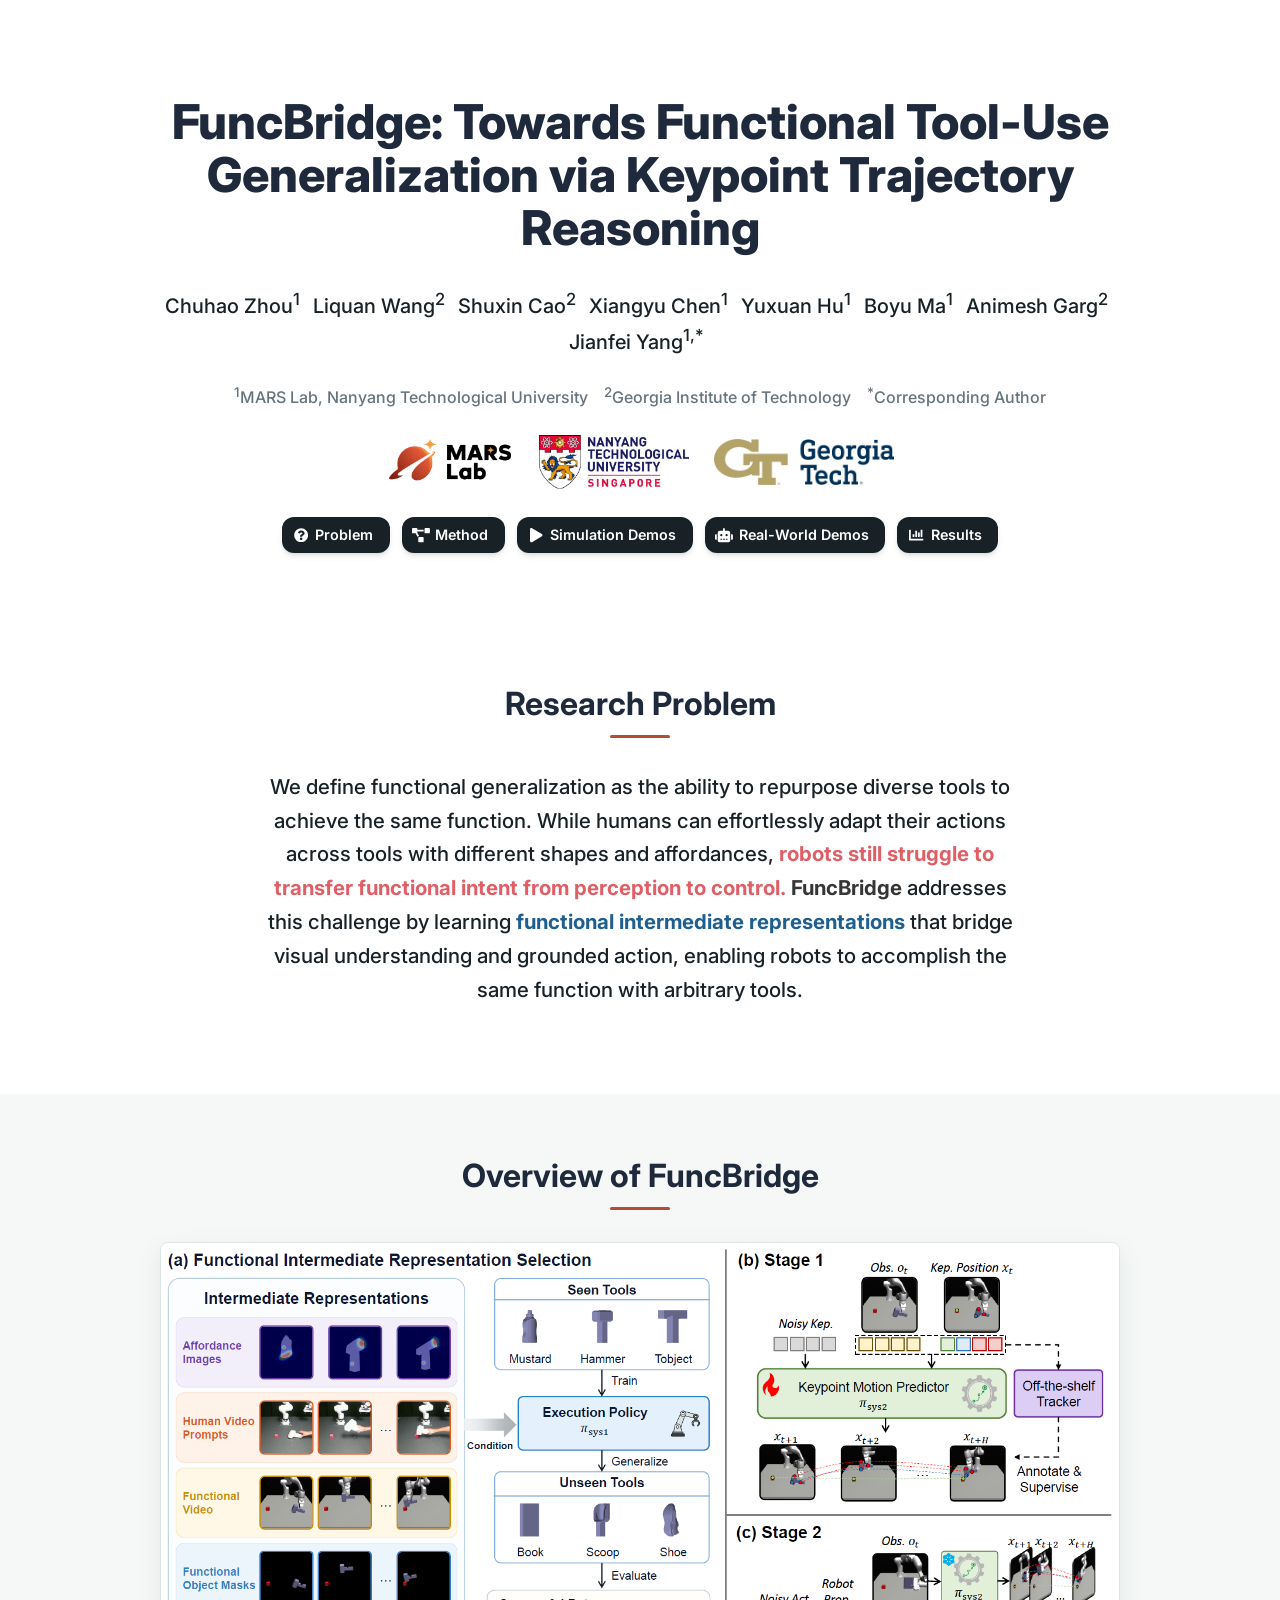
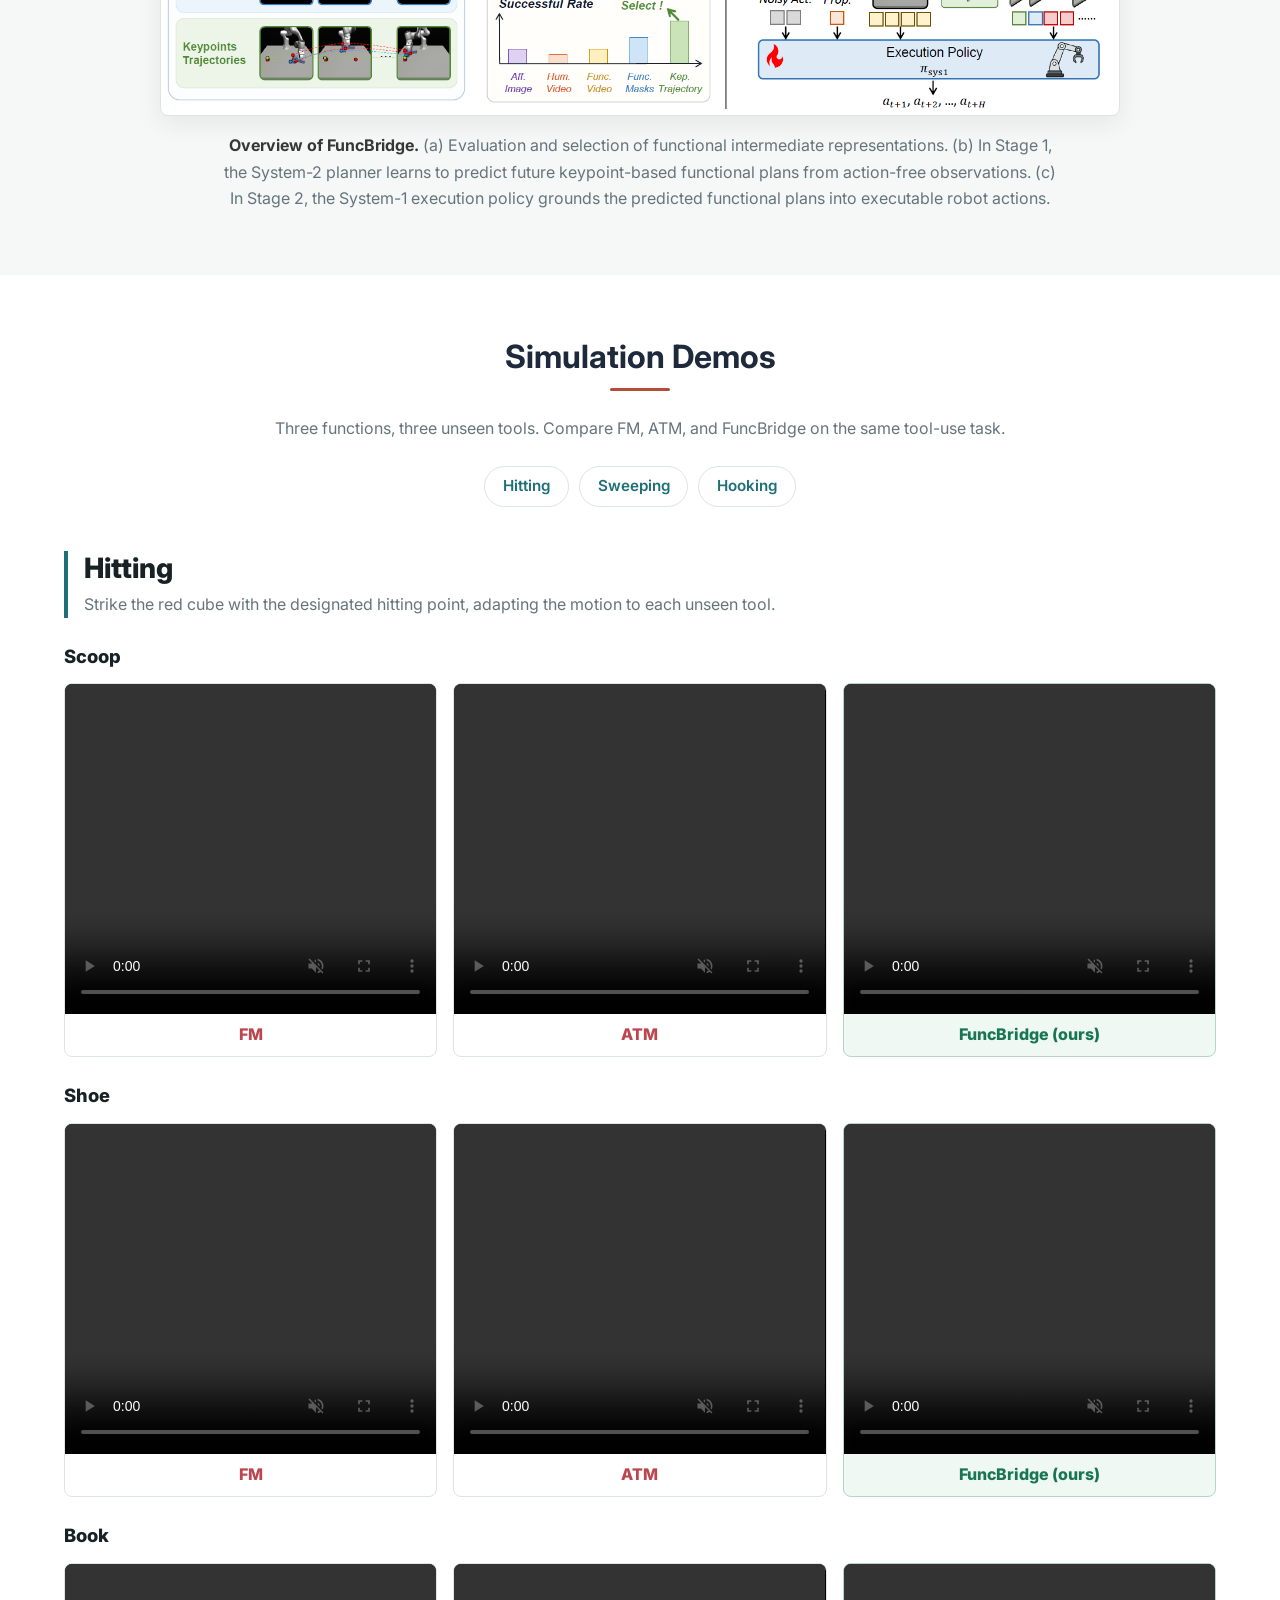
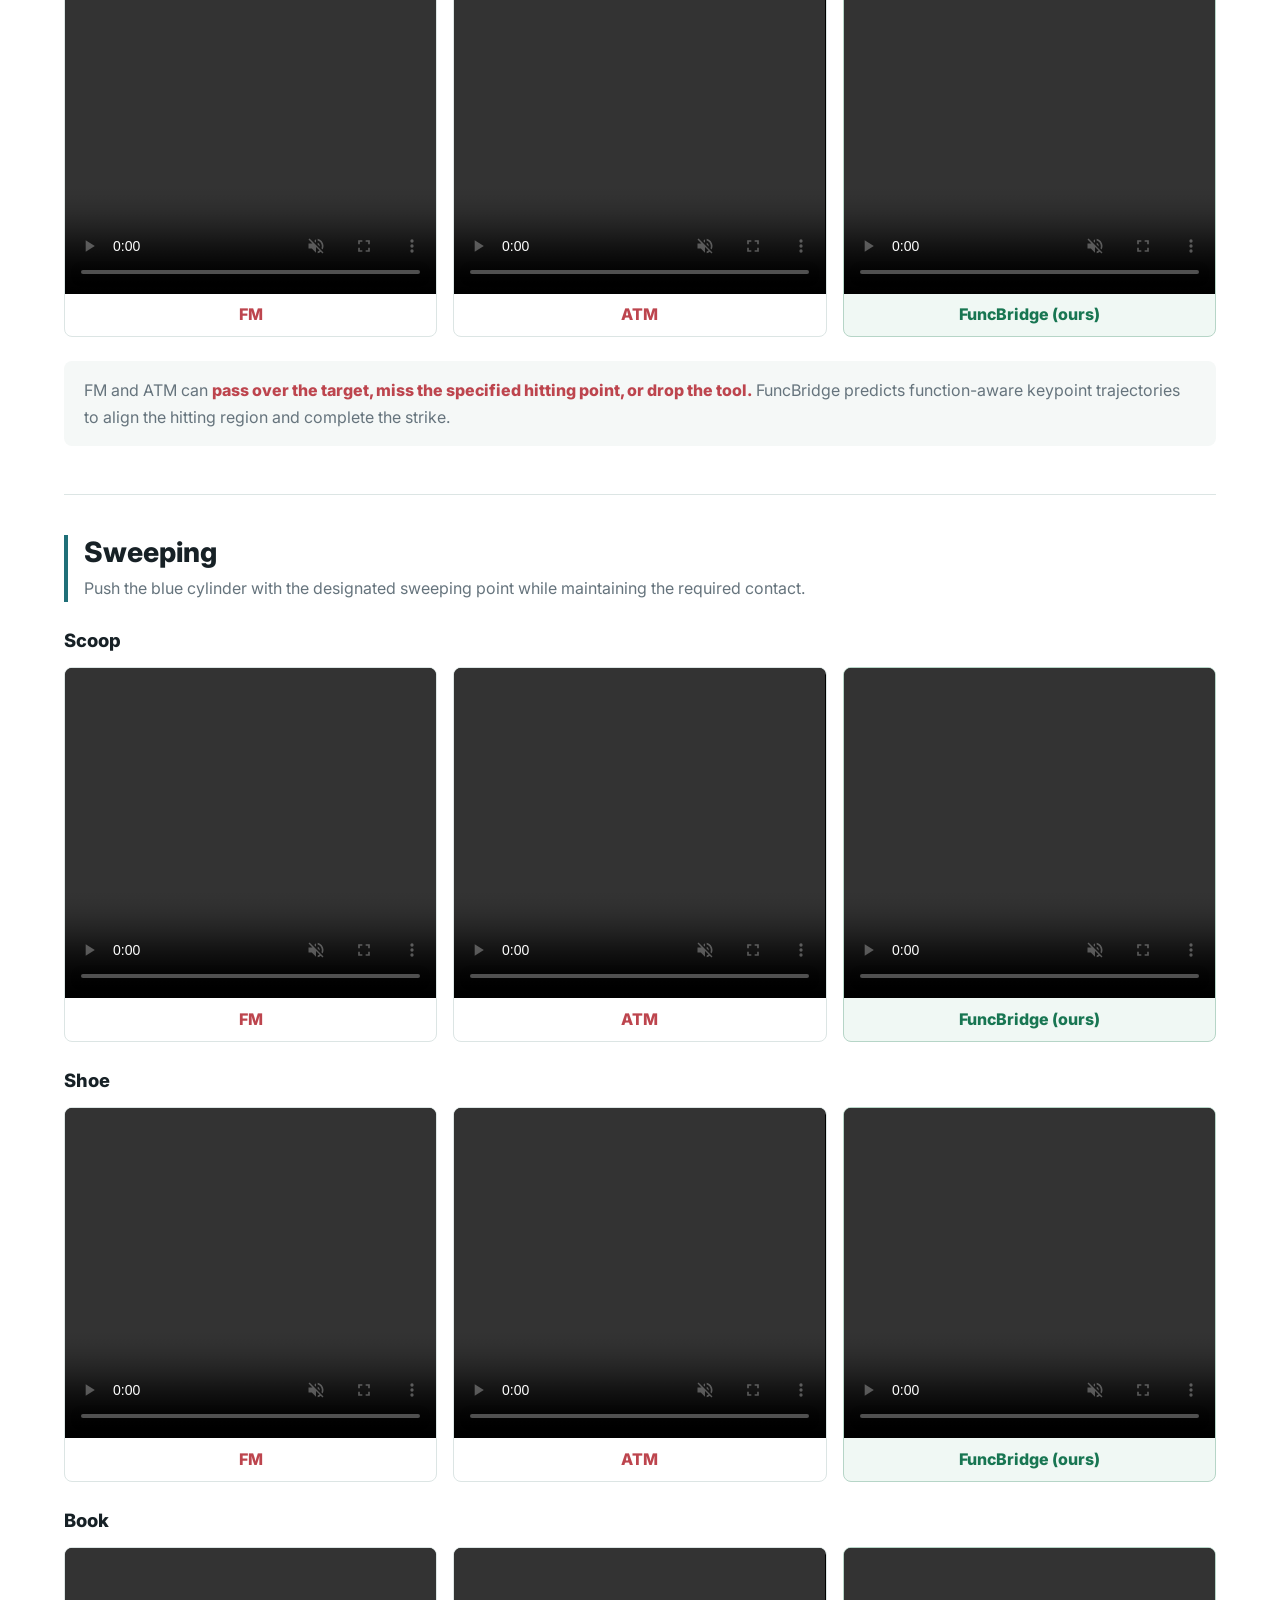
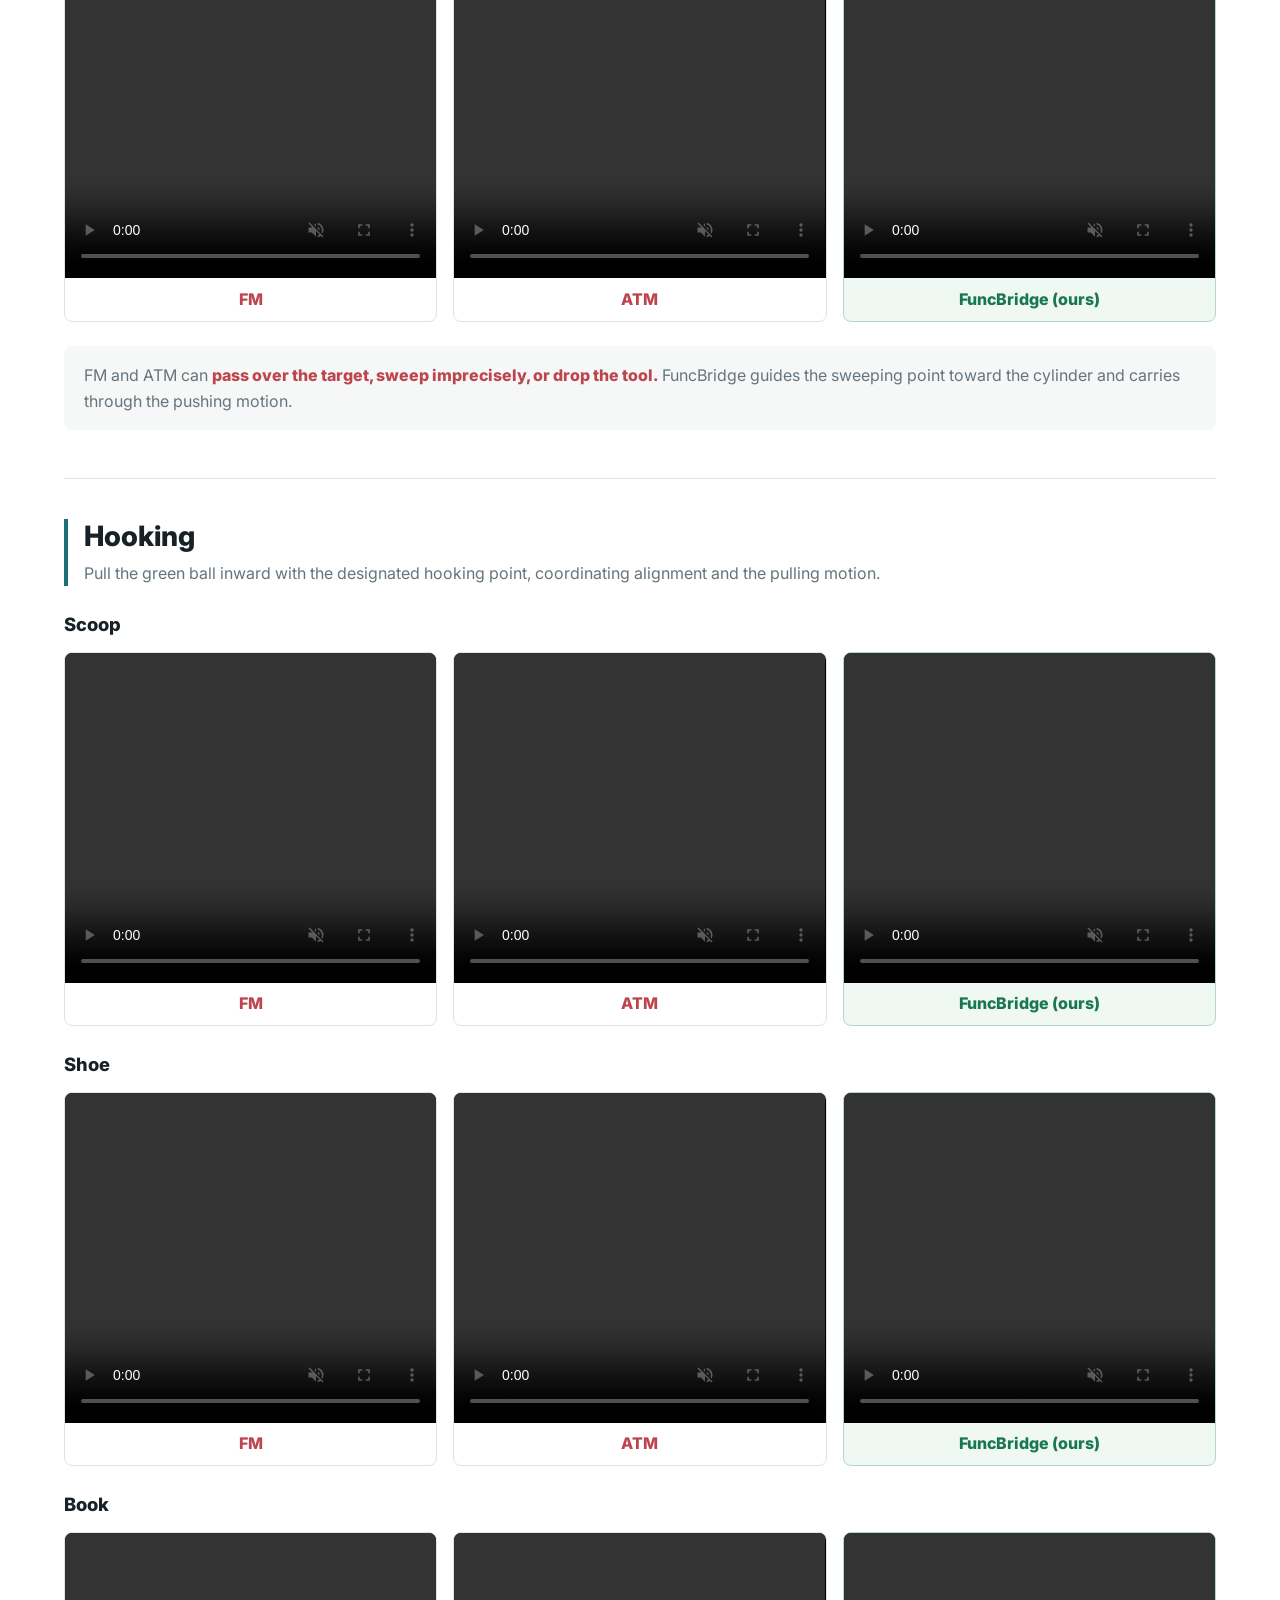
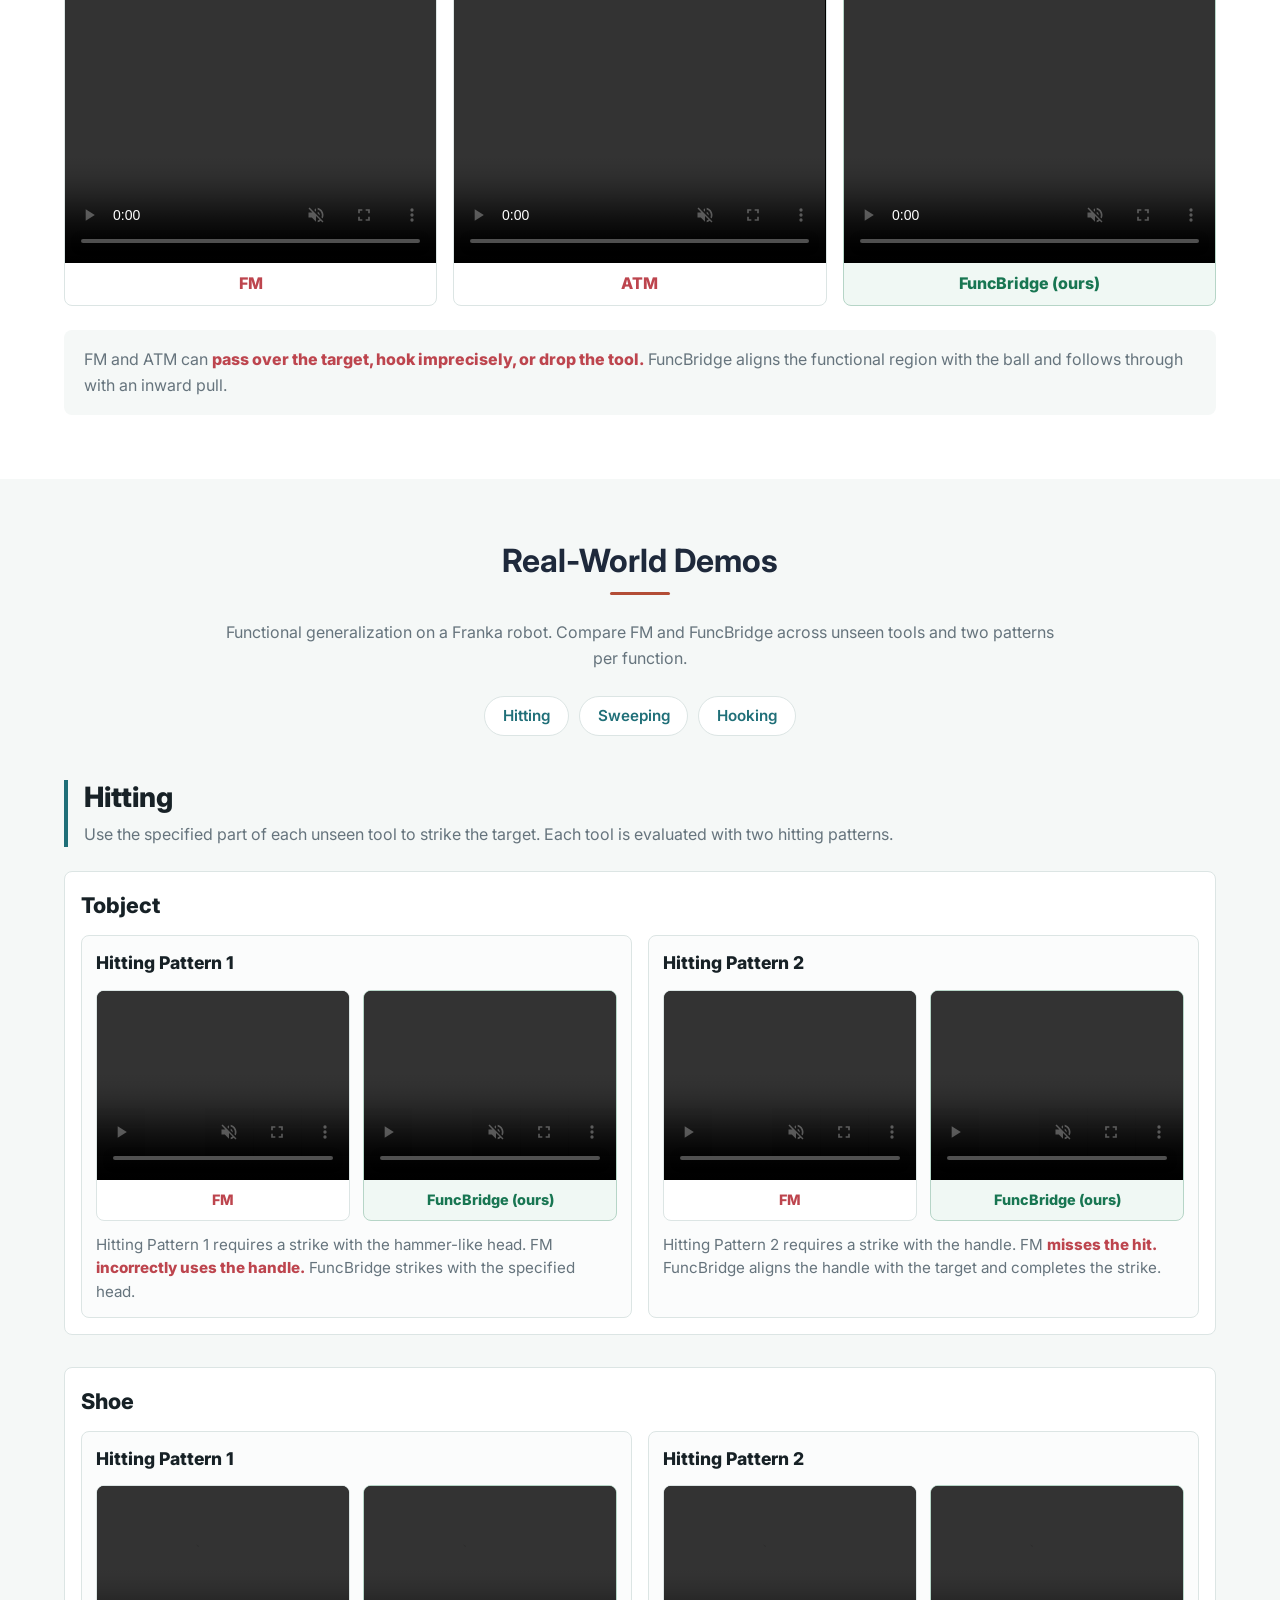
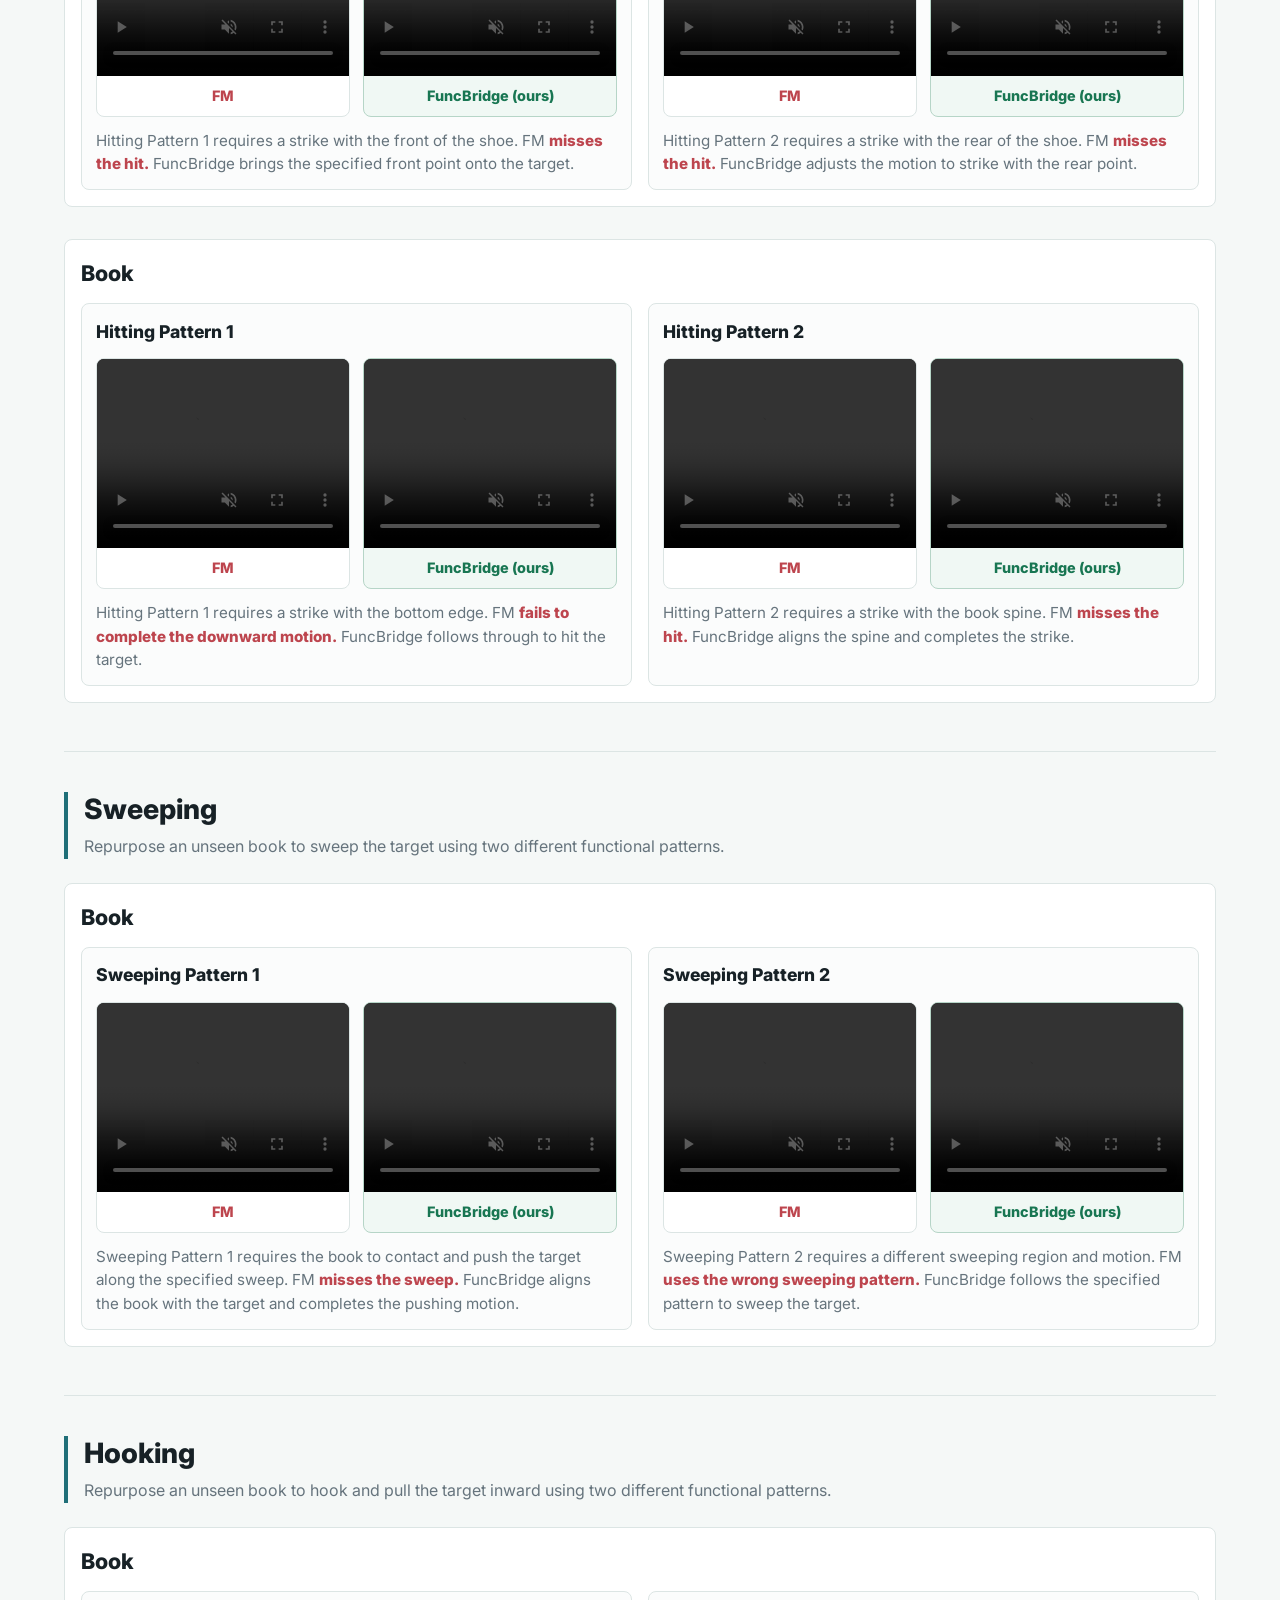
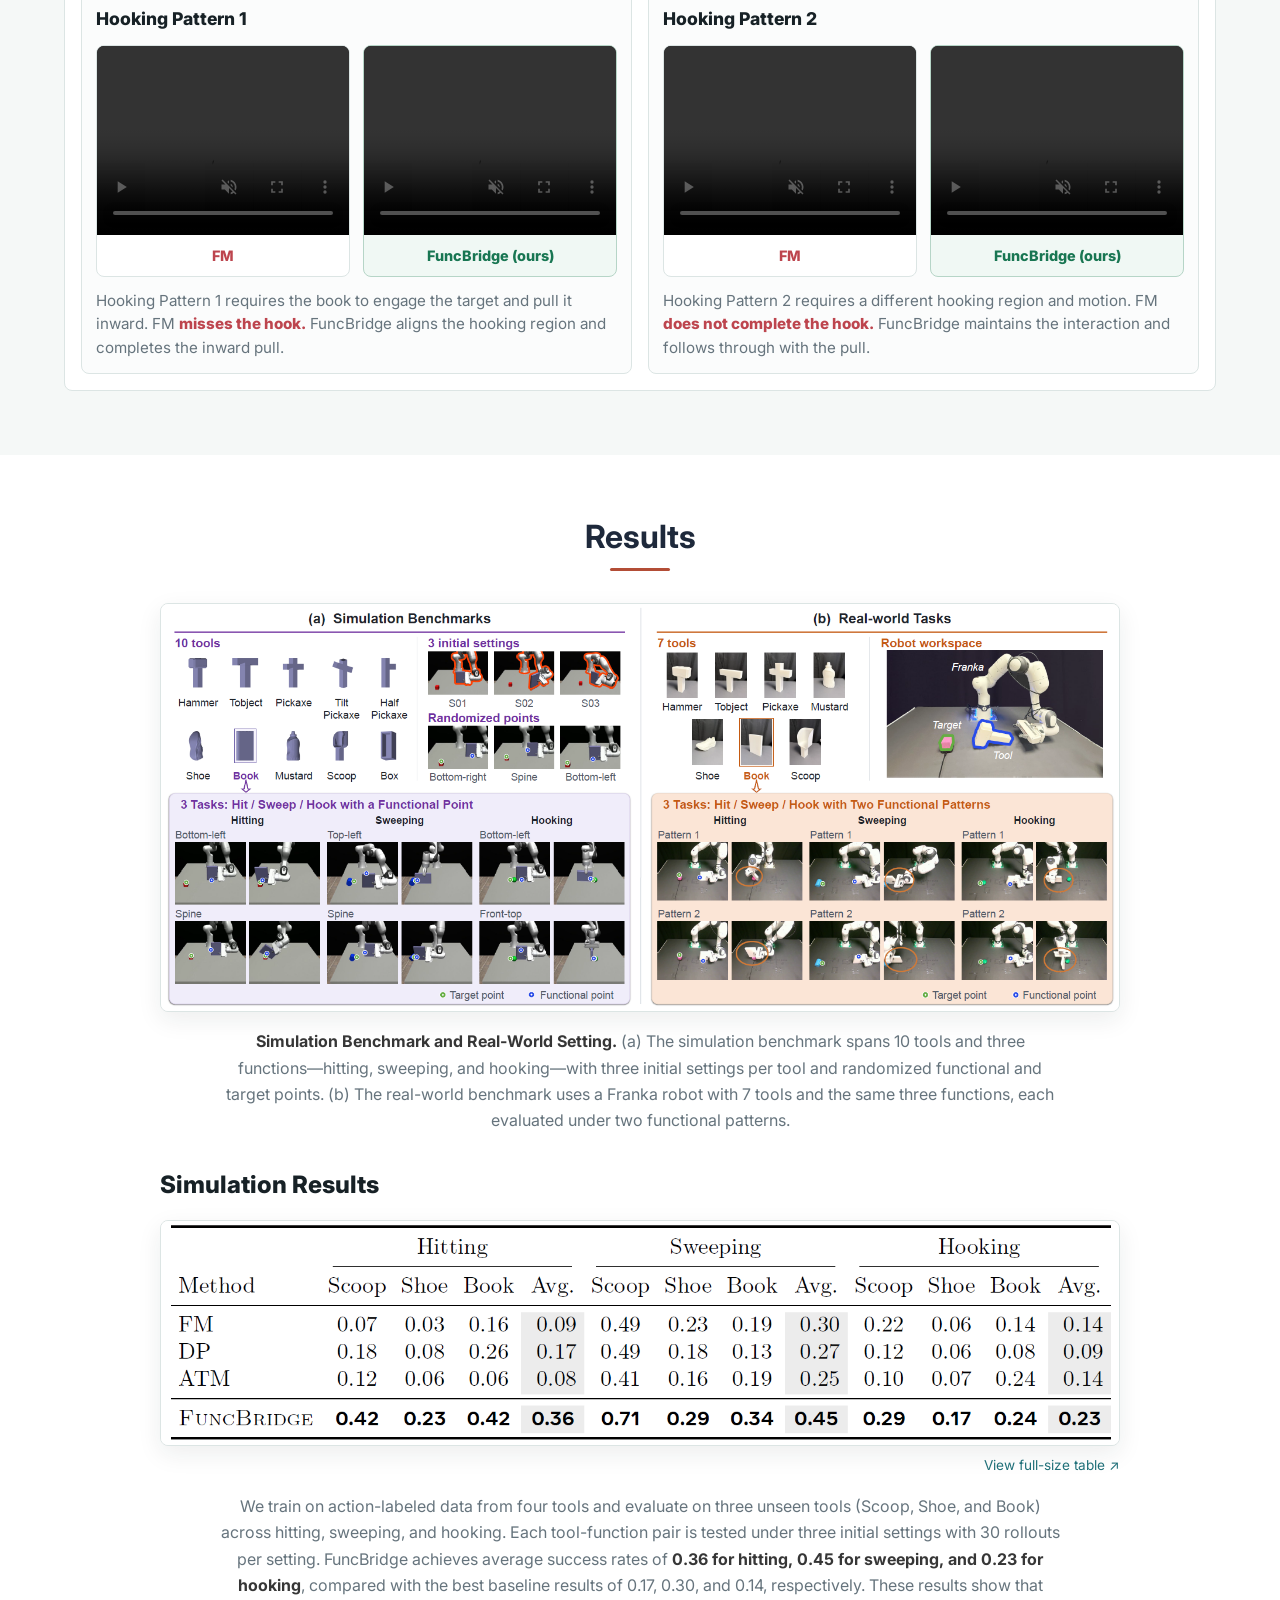
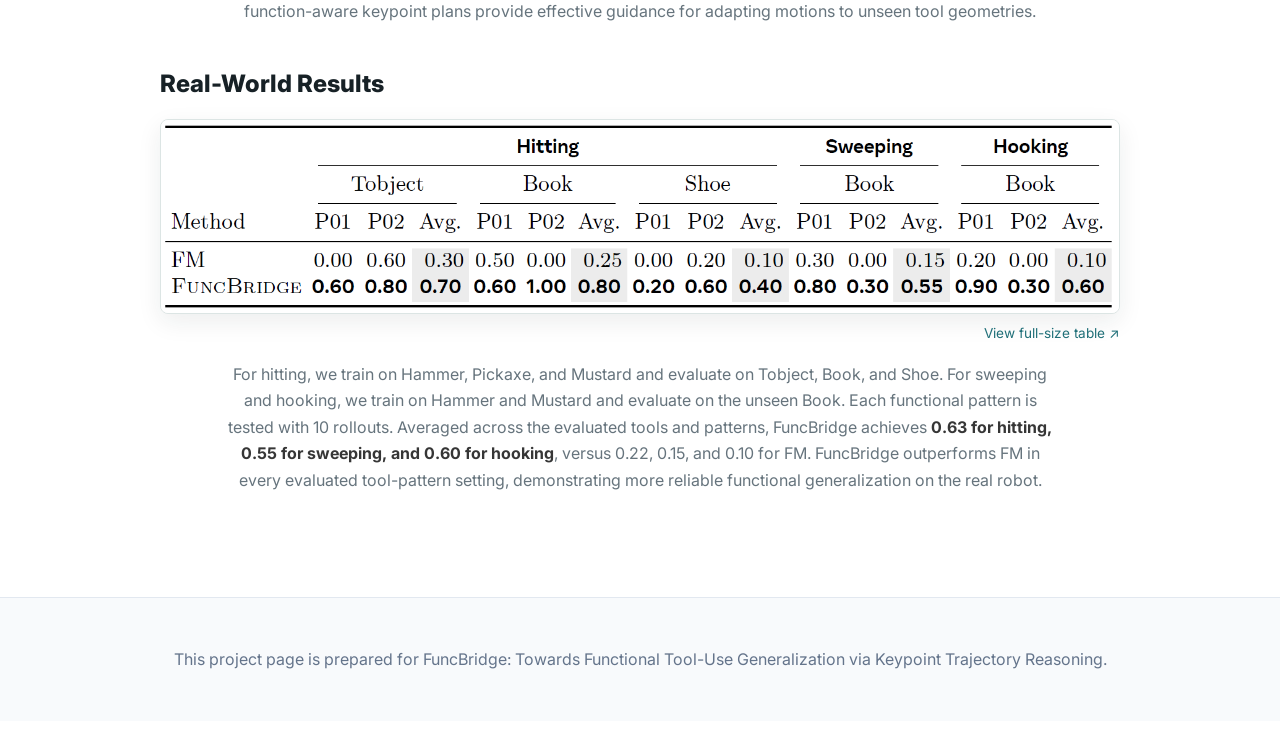
<file: FuncBridge/index.html>
<!DOCTYPE html>
<html lang="en">
<head>
  <meta charset="utf-8">
  <meta name="viewport" content="width=device-width, initial-scale=1">
  <meta name="title" content="FuncBridge: Towards Functional Tool-Use Generalization via Keypoint Trajectory Reasoning">
  <meta name="description" content="FuncBridge uses action-aware keypoint guidance to transfer tool-use functions to unseen tools.">
  <meta name="keywords" content="FuncBridge, functional generalization, robotic tool use, keypoint trajectories, affordance, manipulation">
  <meta name="author" content="Chuhao Zhou, Liquan Wang, Shuxin Cao, Xiangyu Chen, Yuxuan Hu, Boyu Ma, Animesh Garg, Jianfei Yang">
  <meta name="robots" content="index, follow">
  <meta name="theme-color" content="#1f6f78">

  <meta property="og:type" content="article">
  <meta property="og:site_name" content="FuncBridge Project Page">
  <meta property="og:title" content="FuncBridge: Towards Functional Tool-Use Generalization via Keypoint Trajectory Reasoning">
  <meta property="og:description" content="Action-aware keypoint guidance for functional tool-use generalization.">
  <meta property="og:image" content="static/images/figures/teaser_v2.png">
  <meta property="og:image:alt" content="FuncBridge teaser">

  <meta name="twitter:card" content="summary_large_image">
  <meta name="twitter:title" content="FuncBridge: Towards Functional Tool-Use Generalization via Keypoint Trajectory Reasoning">
  <meta name="twitter:description" content="Action-aware keypoint guidance for functional tool-use generalization.">
  <meta name="twitter:image" content="static/images/figures/teaser_v2.png">

  <meta name="citation_title" content="FuncBridge: Towards Functional Tool-Use Generalization via Keypoint Trajectory Reasoning">
  <meta name="citation_author" content="Zhou, Chuhao">
  <meta name="citation_author" content="Wang, Liquan">
  <meta name="citation_author" content="Cao, Shuxin">
  <meta name="citation_author" content="Chen, Xiangyu">
  <meta name="citation_author" content="Hu, Yuxuan">
  <meta name="citation_author" content="Ma, Boyu">
  <meta name="citation_author" content="Garg, Animesh">
  <meta name="citation_author" content="Yang, Jianfei">
  <meta name="citation_publication_date" content="2026">
  <meta name="citation_pdf_url" content="static/pdfs/FuncBridge_arXiv.pdf">

  <title>FuncBridge | Functional Tool-Use Generalization</title>

  <link rel="icon" type="image/svg+xml" href="static/images/favicon.svg">
  <link rel="stylesheet" href="static/css/bulma.min.css">
  <link rel="stylesheet" href="static/css/index.css">
  <link rel="preload" href="static/css/fontawesome.all.min.css" as="style" onload="this.onload=null;this.rel='stylesheet'">
  <noscript><link rel="stylesheet" href="static/css/fontawesome.all.min.css"></noscript>
  <link rel="preconnect" href="https://fonts.googleapis.com">
  <link rel="preconnect" href="https://fonts.gstatic.com" crossorigin>
  <link href="https://fonts.googleapis.com/css2?family=Inter:wght@400;500;600;700;800&display=swap" rel="stylesheet">

  <script defer src="static/js/fontawesome.all.min.js"></script>
  <script defer src="static/js/index.js"></script>
</head>
<body>
  <button class="scroll-to-top" onclick="scrollToTop()" title="Scroll to top" aria-label="Scroll to top">
    <i class="fas fa-chevron-up"></i>
  </button>

  <main id="main-content">
    <section class="hero publication-header forge-hero">
      <div class="hero-body">
        <div class="container is-max-desktop has-text-centered">
          <h1 class="title is-1 publication-title">FuncBridge: Towards Functional Tool-Use Generalization via Keypoint Trajectory Reasoning</h1>
          <div class="is-size-5 publication-authors">
            <span class="author-block">Chuhao Zhou<sup>1</sup></span>
            <span class="author-block">Liquan Wang<sup>2</sup></span>
            <span class="author-block">Shuxin Cao<sup>2</sup></span>
            <span class="author-block">Xiangyu Chen<sup>1</sup></span>
            <span class="author-block">Yuxuan Hu<sup>1</sup></span>
            <span class="author-block">Boyu Ma<sup>1</sup></span>
            <span class="author-block">Animesh Garg<sup>2</sup></span>
            <span class="author-block">Jianfei Yang<sup>1,*</sup></span>
          </div>
          <div class="is-size-5 publication-authors affiliations">
            <span><sup>1</sup>MARS Lab, Nanyang Technological University</span>
            <span><sup>2</sup>Georgia Institute of Technology</span>
            <span><sup>*</sup>Corresponding Author</span>
          </div>
          <div class="institution-logos" aria-label="Affiliated institutions">
            <img src="static/images/mars-lab.png" alt="MARS Lab logo">
            <img src="static/images/ntu.jpg" alt="Nanyang Technological University logo">
            <img src="static/images/GT.png" alt="Georgia Institute of Technology logo">
          </div>
          <div class="publication-links">
            <span class="link-block"><a href="#problem" class="external-link button is-normal is-rounded is-dark"><span class="icon"><i class="fas fa-question-circle"></i></span><span>Problem</span></a></span>
            <span class="link-block"><a href="#overview" class="external-link button is-normal is-rounded is-dark"><span class="icon"><i class="fas fa-project-diagram"></i></span><span>Method</span></a></span>
            <span class="link-block"><a href="#simulation-demos" class="external-link button is-normal is-rounded is-dark"><span class="icon"><i class="fas fa-play"></i></span><span>Simulation Demos</span></a></span>
            <span class="link-block"><a href="#real-world-demos" class="external-link button is-normal is-rounded is-dark"><span class="icon"><i class="fas fa-robot"></i></span><span>Real-World Demos</span></a></span>
            <span class="link-block"><a href="#results" class="external-link button is-normal is-rounded is-dark"><span class="icon"><i class="fas fa-chart-bar"></i></span><span>Results</span></a></span>
            <!-- <span class="link-block"><a href="#BibTeX" class="external-link button is-normal is-rounded is-dark"><span class="icon"><i class="fas fa-quote-right"></i></span><span>BibTex</span></a></span> -->
          </div>
        </div>
      </div>
    </section>

    <section class="section" id="problem">
      <div class="container is-max-desktop">
        <div class="columns is-centered has-text-centered">
          <div class="column is-four-fifths">
            <h2 class="title is-3">Research Problem</h2>
            <p class="lead-text">
              We define functional generalization as the ability to repurpose diverse tools to achieve the same function.
              While humans can effortlessly adapt their actions across tools with different shapes and affordances, <strong style="color: #df5f67;">robots still struggle to transfer functional intent from perception to control.</strong>
              <strong>FuncBridge</strong> addresses this challenge by learning <strong style="color: #1f5f8f;">functional intermediate representations</strong> that bridge visual understanding and grounded action, enabling robots to accomplish the same function with arbitrary tools.
            </p>
          </div>
        </div>
        <!-- Intro video temporarily hidden: it still uses the FORGE branding.
        <video class="main-video" autoplay controls muted loop playsinline preload="metadata">
          <source src="static/videos/intro_video.mp4" type="video/mp4">
        </video>
        -->
      </div>
    </section>

    <section class="section is-light" id="overview">
      <div class="container is-max-desktop">
        <h2 class="title is-3 has-text-centered">Overview of FuncBridge</h2>
        <figure class="figure-block">
          <img src="static/images/figures/main_pipeline.png" alt="FuncBridge method overview" loading="lazy">
          <figcaption>
            <strong>Overview of FuncBridge.</strong> (a) Evaluation and selection of functional intermediate representations. (b) In Stage 1,
            the System-2 planner learns to predict future keypoint-based functional plans from action-free observations. (c) In
            Stage 2, the System-1 execution policy grounds the predicted functional plans into executable robot actions.
          </figcaption>
        </figure>
      </div>
    </section>

    <section class="section demos-section" id="simulation-demos" aria-labelledby="simulation-title">
      <div class="container is-max-widescreen">
        <span id="demos" class="anchor-alias" aria-hidden="true"></span>
        <h2 class="title is-3 has-text-centered" id="simulation-title">Simulation Demos</h2>
        <p class="section-intro">Three functions, three unseen tools. Compare FM, ATM, and FuncBridge on the same tool-use task.</p>
        <nav class="function-nav" aria-label="Simulation functions"><a href="#simulation-hitting">Hitting</a><a href="#simulation-sweeping">Sweeping</a><a href="#simulation-hooking">Hooking</a></nav>
        <section class="function-block" id="simulation-hitting" aria-labelledby="simulation-hitting-title">
          <div class="function-heading">
            <h3 id="simulation-hitting-title">Hitting</h3>
            <p>Strike the red cube with the designated hitting point, adapting the motion to each unseen tool.</p>
          </div>
          <div class="simulation-tool">
            <h4 class="tool-demo-title">Scoop</h4>
            <div class="demo-grid method-demo-grid">
              <figure class="demo-video demo-video-fm">
                <video controls muted loop playsinline preload="none" data-autoplay aria-label="Simulation Hitting with Scoop — FM"><source src="static/videos/simulations/hitting/scoop/fm.mp4" type="video/mp4">Your browser does not support embedded video. <a href="static/videos/simulations/hitting/scoop/fm.mp4">Download this video</a>.</video>
                <figcaption class="method-caption caption-fm">FM</figcaption>
              </figure>
              <figure class="demo-video demo-video-fm">
                <video controls muted loop playsinline preload="none" data-autoplay aria-label="Simulation Hitting with Scoop — ATM"><source src="static/videos/simulations/hitting/scoop/atm.mp4" type="video/mp4">Your browser does not support embedded video. <a href="static/videos/simulations/hitting/scoop/atm.mp4">Download this video</a>.</video>
                <figcaption class="method-caption caption-fm">ATM</figcaption>
              </figure>
              <figure class="demo-video demo-video-ours">
                <video controls muted loop playsinline preload="none" data-autoplay aria-label="Simulation Hitting with Scoop — FuncBridge (ours)"><source src="static/videos/simulations/hitting/scoop/ours.mp4" type="video/mp4">Your browser does not support embedded video. <a href="static/videos/simulations/hitting/scoop/ours.mp4">Download this video</a>.</video>
                <figcaption class="method-caption caption-ours">FuncBridge (ours)</figcaption>
              </figure>
            </div>
          </div>
          <div class="simulation-tool">
            <h4 class="tool-demo-title">Shoe</h4>
            <div class="demo-grid method-demo-grid">
              <figure class="demo-video demo-video-fm">
                <video controls muted loop playsinline preload="none" data-autoplay aria-label="Simulation Hitting with Shoe — FM"><source src="static/videos/simulations/hitting/shoe/fm.mp4" type="video/mp4">Your browser does not support embedded video. <a href="static/videos/simulations/hitting/shoe/fm.mp4">Download this video</a>.</video>
                <figcaption class="method-caption caption-fm">FM</figcaption>
              </figure>
              <figure class="demo-video demo-video-fm">
                <video controls muted loop playsinline preload="none" data-autoplay aria-label="Simulation Hitting with Shoe — ATM"><source src="static/videos/simulations/hitting/shoe/atm.mp4" type="video/mp4">Your browser does not support embedded video. <a href="static/videos/simulations/hitting/shoe/atm.mp4">Download this video</a>.</video>
                <figcaption class="method-caption caption-fm">ATM</figcaption>
              </figure>
              <figure class="demo-video demo-video-ours">
                <video controls muted loop playsinline preload="none" data-autoplay aria-label="Simulation Hitting with Shoe — FuncBridge (ours)"><source src="static/videos/simulations/hitting/shoe/ours.mp4" type="video/mp4">Your browser does not support embedded video. <a href="static/videos/simulations/hitting/shoe/ours.mp4">Download this video</a>.</video>
                <figcaption class="method-caption caption-ours">FuncBridge (ours)</figcaption>
              </figure>
            </div>
          </div>
          <div class="simulation-tool">
            <h4 class="tool-demo-title">Book</h4>
            <div class="demo-grid method-demo-grid">
              <figure class="demo-video demo-video-fm">
                <video controls muted loop playsinline preload="none" data-autoplay aria-label="Simulation Hitting with Book — FM"><source src="static/videos/simulations/hitting/book/fm.mp4" type="video/mp4">Your browser does not support embedded video. <a href="static/videos/simulations/hitting/book/fm.mp4">Download this video</a>.</video>
                <figcaption class="method-caption caption-fm">FM</figcaption>
              </figure>
              <figure class="demo-video demo-video-fm">
                <video controls muted loop playsinline preload="none" data-autoplay aria-label="Simulation Hitting with Book — ATM"><source src="static/videos/simulations/hitting/book/atm.mp4" type="video/mp4">Your browser does not support embedded video. <a href="static/videos/simulations/hitting/book/atm.mp4">Download this video</a>.</video>
                <figcaption class="method-caption caption-fm">ATM</figcaption>
              </figure>
              <figure class="demo-video demo-video-ours">
                <video controls muted loop playsinline preload="none" data-autoplay aria-label="Simulation Hitting with Book — FuncBridge (ours)"><source src="static/videos/simulations/hitting/book/ours.mp4" type="video/mp4">Your browser does not support embedded video. <a href="static/videos/simulations/hitting/book/ours.mp4">Download this video</a>.</video>
                <figcaption class="method-caption caption-ours">FuncBridge (ours)</figcaption>
              </figure>
            </div>
          </div>
          <p class="demo-takeaway">FM and ATM can <strong class="failure-emphasis">pass over the target, miss the specified hitting point, or drop the tool.</strong> FuncBridge predicts function-aware keypoint trajectories to align the hitting region and complete the strike.</p>
        </section>

        <section class="function-block" id="simulation-sweeping" aria-labelledby="simulation-sweeping-title">
          <div class="function-heading">
            <h3 id="simulation-sweeping-title">Sweeping</h3>
            <p>Push the blue cylinder with the designated sweeping point while maintaining the required contact.</p>
          </div>
          <div class="simulation-tool">
            <h4 class="tool-demo-title">Scoop</h4>
            <div class="demo-grid method-demo-grid">
              <figure class="demo-video demo-video-fm">
                <video controls muted loop playsinline preload="none" data-autoplay aria-label="Simulation Sweeping with Scoop — FM"><source src="static/videos/simulations/sweeping/scoop/fm.mp4" type="video/mp4">Your browser does not support embedded video. <a href="static/videos/simulations/sweeping/scoop/fm.mp4">Download this video</a>.</video>
                <figcaption class="method-caption caption-fm">FM</figcaption>
              </figure>
              <figure class="demo-video demo-video-fm">
                <video controls muted loop playsinline preload="none" data-autoplay aria-label="Simulation Sweeping with Scoop — ATM"><source src="static/videos/simulations/sweeping/scoop/atm.mp4" type="video/mp4">Your browser does not support embedded video. <a href="static/videos/simulations/sweeping/scoop/atm.mp4">Download this video</a>.</video>
                <figcaption class="method-caption caption-fm">ATM</figcaption>
              </figure>
              <figure class="demo-video demo-video-ours">
                <video controls muted loop playsinline preload="none" data-autoplay aria-label="Simulation Sweeping with Scoop — FuncBridge (ours)"><source src="static/videos/simulations/sweeping/scoop/ours.mp4" type="video/mp4">Your browser does not support embedded video. <a href="static/videos/simulations/sweeping/scoop/ours.mp4">Download this video</a>.</video>
                <figcaption class="method-caption caption-ours">FuncBridge (ours)</figcaption>
              </figure>
            </div>
          </div>
          <div class="simulation-tool">
            <h4 class="tool-demo-title">Shoe</h4>
            <div class="demo-grid method-demo-grid">
              <figure class="demo-video demo-video-fm">
                <video controls muted loop playsinline preload="none" data-autoplay aria-label="Simulation Sweeping with Shoe — FM"><source src="static/videos/simulations/sweeping/shoe/fm.mp4" type="video/mp4">Your browser does not support embedded video. <a href="static/videos/simulations/sweeping/shoe/fm.mp4">Download this video</a>.</video>
                <figcaption class="method-caption caption-fm">FM</figcaption>
              </figure>
              <figure class="demo-video demo-video-fm">
                <video controls muted loop playsinline preload="none" data-autoplay aria-label="Simulation Sweeping with Shoe — ATM"><source src="static/videos/simulations/sweeping/shoe/atm.mp4" type="video/mp4">Your browser does not support embedded video. <a href="static/videos/simulations/sweeping/shoe/atm.mp4">Download this video</a>.</video>
                <figcaption class="method-caption caption-fm">ATM</figcaption>
              </figure>
              <figure class="demo-video demo-video-ours">
                <video controls muted loop playsinline preload="none" data-autoplay aria-label="Simulation Sweeping with Shoe — FuncBridge (ours)"><source src="static/videos/simulations/sweeping/shoe/ours.mp4" type="video/mp4">Your browser does not support embedded video. <a href="static/videos/simulations/sweeping/shoe/ours.mp4">Download this video</a>.</video>
                <figcaption class="method-caption caption-ours">FuncBridge (ours)</figcaption>
              </figure>
            </div>
          </div>
          <div class="simulation-tool">
            <h4 class="tool-demo-title">Book</h4>
            <div class="demo-grid method-demo-grid">
              <figure class="demo-video demo-video-fm">
                <video controls muted loop playsinline preload="none" data-autoplay aria-label="Simulation Sweeping with Book — FM"><source src="static/videos/simulations/sweeping/book/fm.mp4" type="video/mp4">Your browser does not support embedded video. <a href="static/videos/simulations/sweeping/book/fm.mp4">Download this video</a>.</video>
                <figcaption class="method-caption caption-fm">FM</figcaption>
              </figure>
              <figure class="demo-video demo-video-fm">
                <video controls muted loop playsinline preload="none" data-autoplay aria-label="Simulation Sweeping with Book — ATM"><source src="static/videos/simulations/sweeping/book/atm.mp4" type="video/mp4">Your browser does not support embedded video. <a href="static/videos/simulations/sweeping/book/atm.mp4">Download this video</a>.</video>
                <figcaption class="method-caption caption-fm">ATM</figcaption>
              </figure>
              <figure class="demo-video demo-video-ours">
                <video controls muted loop playsinline preload="none" data-autoplay aria-label="Simulation Sweeping with Book — FuncBridge (ours)"><source src="static/videos/simulations/sweeping/book/ours.mp4" type="video/mp4">Your browser does not support embedded video. <a href="static/videos/simulations/sweeping/book/ours.mp4">Download this video</a>.</video>
                <figcaption class="method-caption caption-ours">FuncBridge (ours)</figcaption>
              </figure>
            </div>
          </div>
          <p class="demo-takeaway">FM and ATM can <strong class="failure-emphasis">pass over the target, sweep imprecisely, or drop the tool.</strong> FuncBridge guides the sweeping point toward the cylinder and carries through the pushing motion.</p>
        </section>

        <section class="function-block" id="simulation-hooking" aria-labelledby="simulation-hooking-title">
          <div class="function-heading">
            <h3 id="simulation-hooking-title">Hooking</h3>
            <p>Pull the green ball inward with the designated hooking point, coordinating alignment and the pulling motion.</p>
          </div>
          <div class="simulation-tool">
            <h4 class="tool-demo-title">Scoop</h4>
            <div class="demo-grid method-demo-grid">
              <figure class="demo-video demo-video-fm">
                <video controls muted loop playsinline preload="none" data-autoplay aria-label="Simulation Hooking with Scoop — FM"><source src="static/videos/simulations/hooking/scoop/fm.mp4" type="video/mp4">Your browser does not support embedded video. <a href="static/videos/simulations/hooking/scoop/fm.mp4">Download this video</a>.</video>
                <figcaption class="method-caption caption-fm">FM</figcaption>
              </figure>
              <figure class="demo-video demo-video-fm">
                <video controls muted loop playsinline preload="none" data-autoplay aria-label="Simulation Hooking with Scoop — ATM"><source src="static/videos/simulations/hooking/scoop/atm.mp4" type="video/mp4">Your browser does not support embedded video. <a href="static/videos/simulations/hooking/scoop/atm.mp4">Download this video</a>.</video>
                <figcaption class="method-caption caption-fm">ATM</figcaption>
              </figure>
              <figure class="demo-video demo-video-ours">
                <video controls muted loop playsinline preload="none" data-autoplay aria-label="Simulation Hooking with Scoop — FuncBridge (ours)"><source src="static/videos/simulations/hooking/scoop/ours.mp4" type="video/mp4">Your browser does not support embedded video. <a href="static/videos/simulations/hooking/scoop/ours.mp4">Download this video</a>.</video>
                <figcaption class="method-caption caption-ours">FuncBridge (ours)</figcaption>
              </figure>
            </div>
          </div>
          <div class="simulation-tool">
            <h4 class="tool-demo-title">Shoe</h4>
            <div class="demo-grid method-demo-grid">
              <figure class="demo-video demo-video-fm">
                <video controls muted loop playsinline preload="none" data-autoplay aria-label="Simulation Hooking with Shoe — FM"><source src="static/videos/simulations/hooking/shoe/fm.mp4" type="video/mp4">Your browser does not support embedded video. <a href="static/videos/simulations/hooking/shoe/fm.mp4">Download this video</a>.</video>
                <figcaption class="method-caption caption-fm">FM</figcaption>
              </figure>
              <figure class="demo-video demo-video-fm">
                <video controls muted loop playsinline preload="none" data-autoplay aria-label="Simulation Hooking with Shoe — ATM"><source src="static/videos/simulations/hooking/shoe/atm.mp4" type="video/mp4">Your browser does not support embedded video. <a href="static/videos/simulations/hooking/shoe/atm.mp4">Download this video</a>.</video>
                <figcaption class="method-caption caption-fm">ATM</figcaption>
              </figure>
              <figure class="demo-video demo-video-ours">
                <video controls muted loop playsinline preload="none" data-autoplay aria-label="Simulation Hooking with Shoe — FuncBridge (ours)"><source src="static/videos/simulations/hooking/shoe/ours.mp4" type="video/mp4">Your browser does not support embedded video. <a href="static/videos/simulations/hooking/shoe/ours.mp4">Download this video</a>.</video>
                <figcaption class="method-caption caption-ours">FuncBridge (ours)</figcaption>
              </figure>
            </div>
          </div>
          <div class="simulation-tool">
            <h4 class="tool-demo-title">Book</h4>
            <div class="demo-grid method-demo-grid">
              <figure class="demo-video demo-video-fm">
                <video controls muted loop playsinline preload="none" data-autoplay aria-label="Simulation Hooking with Book — FM"><source src="static/videos/simulations/hooking/book/fm.mp4" type="video/mp4">Your browser does not support embedded video. <a href="static/videos/simulations/hooking/book/fm.mp4">Download this video</a>.</video>
                <figcaption class="method-caption caption-fm">FM</figcaption>
              </figure>
              <figure class="demo-video demo-video-fm">
                <video controls muted loop playsinline preload="none" data-autoplay aria-label="Simulation Hooking with Book — ATM"><source src="static/videos/simulations/hooking/book/atm.mp4" type="video/mp4">Your browser does not support embedded video. <a href="static/videos/simulations/hooking/book/atm.mp4">Download this video</a>.</video>
                <figcaption class="method-caption caption-fm">ATM</figcaption>
              </figure>
              <figure class="demo-video demo-video-ours">
                <video controls muted loop playsinline preload="none" data-autoplay aria-label="Simulation Hooking with Book — FuncBridge (ours)"><source src="static/videos/simulations/hooking/book/ours.mp4" type="video/mp4">Your browser does not support embedded video. <a href="static/videos/simulations/hooking/book/ours.mp4">Download this video</a>.</video>
                <figcaption class="method-caption caption-ours">FuncBridge (ours)</figcaption>
              </figure>
            </div>
          </div>
          <p class="demo-takeaway">FM and ATM can <strong class="failure-emphasis">pass over the target, hook imprecisely, or drop the tool.</strong> FuncBridge aligns the functional region with the ball and follows through with an inward pull.</p>
        </section>
      </div>
    </section>

    <section class="section is-light demos-section" id="real-world-demos" aria-labelledby="real-world-title">
      <div class="container is-max-widescreen">
        <h2 class="title is-3 has-text-centered" id="real-world-title">Real-World Demos</h2>
        <p class="section-intro">Functional generalization on a Franka robot. Compare FM and FuncBridge across unseen tools and two patterns per function.</p>
        <nav class="function-nav" aria-label="Real-world functions"><a href="#real-world-hitting">Hitting</a><a href="#real-world-sweeping">Sweeping</a><a href="#real-world-hooking">Hooking</a></nav>
        <section class="function-block" id="real-world-hitting" aria-labelledby="real-world-hitting-title">
          <div class="function-heading">
            <h3 id="real-world-hitting-title">Hitting</h3>
            <p>Use the specified part of each unseen tool to strike the target. Each tool is evaluated with two hitting patterns.</p>
          </div>
          <div class="real-world-demos">
            <article class="real-world-tool">
              <h4>Tobject</h4>
              <div class="tool-pattern-row">
                <div class="functional-pattern">
                  <h5>Hitting Pattern 1</h5>
                  <div class="real-world-pair">
                    <figure class="demo-video demo-video-fm">
                      <video controls muted loop playsinline preload="none" data-autoplay aria-label="Real-world Hitting with Tobject, Pattern 1 — FM"><source src="static/videos/real-world/hitting/tobject-1/fm.mp4" type="video/mp4">Your browser does not support embedded video. <a href="static/videos/real-world/hitting/tobject-1/fm.mp4">Download this video</a>.</video>
                      <figcaption class="method-caption caption-fm">FM</figcaption>
                    </figure>
                    <figure class="demo-video demo-video-ours">
                      <video controls muted loop playsinline preload="none" data-autoplay aria-label="Real-world Hitting with Tobject, Pattern 1 — FuncBridge (ours)"><source src="static/videos/real-world/hitting/tobject-1/ours.mp4" type="video/mp4">Your browser does not support embedded video. <a href="static/videos/real-world/hitting/tobject-1/ours.mp4">Download this video</a>.</video>
                      <figcaption class="method-caption caption-ours">FuncBridge (ours)</figcaption>
                    </figure>
                  </div>
                  <p class="pattern-note">Hitting Pattern 1 requires a strike with the hammer-like head. FM <strong class="failure-emphasis">incorrectly uses the handle.</strong> FuncBridge strikes with the specified head.</p>
                </div>
                <div class="functional-pattern">
                  <h5>Hitting Pattern 2</h5>
                  <div class="real-world-pair">
                    <figure class="demo-video demo-video-fm">
                      <video controls muted loop playsinline preload="none" data-autoplay aria-label="Real-world Hitting with Tobject, Pattern 2 — FM"><source src="static/videos/real-world/hitting/tobject-2/fm.mp4" type="video/mp4">Your browser does not support embedded video. <a href="static/videos/real-world/hitting/tobject-2/fm.mp4">Download this video</a>.</video>
                      <figcaption class="method-caption caption-fm">FM</figcaption>
                    </figure>
                    <figure class="demo-video demo-video-ours">
                      <video controls muted loop playsinline preload="none" data-autoplay aria-label="Real-world Hitting with Tobject, Pattern 2 — FuncBridge (ours)"><source src="static/videos/real-world/hitting/tobject-2/ours.mp4" type="video/mp4">Your browser does not support embedded video. <a href="static/videos/real-world/hitting/tobject-2/ours.mp4">Download this video</a>.</video>
                      <figcaption class="method-caption caption-ours">FuncBridge (ours)</figcaption>
                    </figure>
                  </div>
                  <p class="pattern-note">Hitting Pattern 2 requires a strike with the handle. FM <strong class="failure-emphasis">misses the hit.</strong> FuncBridge aligns the handle with the target and completes the strike.</p>
                </div>
              </div>
            </article>
            <article class="real-world-tool">
              <h4>Shoe</h4>
              <div class="tool-pattern-row">
                <div class="functional-pattern">
                  <h5>Hitting Pattern 1</h5>
                  <div class="real-world-pair">
                    <figure class="demo-video demo-video-fm">
                      <video controls muted loop playsinline preload="none" data-autoplay aria-label="Real-world Hitting with Shoe, Pattern 1 — FM"><source src="static/videos/real-world/hitting/shoe-1/fm.mp4" type="video/mp4">Your browser does not support embedded video. <a href="static/videos/real-world/hitting/shoe-1/fm.mp4">Download this video</a>.</video>
                      <figcaption class="method-caption caption-fm">FM</figcaption>
                    </figure>
                    <figure class="demo-video demo-video-ours">
                      <video controls muted loop playsinline preload="none" data-autoplay aria-label="Real-world Hitting with Shoe, Pattern 1 — FuncBridge (ours)"><source src="static/videos/real-world/hitting/shoe-1/ours.mp4" type="video/mp4">Your browser does not support embedded video. <a href="static/videos/real-world/hitting/shoe-1/ours.mp4">Download this video</a>.</video>
                      <figcaption class="method-caption caption-ours">FuncBridge (ours)</figcaption>
                    </figure>
                  </div>
                  <p class="pattern-note">Hitting Pattern 1 requires a strike with the front of the shoe. FM <strong class="failure-emphasis">misses the hit.</strong> FuncBridge brings the specified front point onto the target.</p>
                </div>
                <div class="functional-pattern">
                  <h5>Hitting Pattern 2</h5>
                  <div class="real-world-pair">
                    <figure class="demo-video demo-video-fm">
                      <video controls muted loop playsinline preload="none" data-autoplay aria-label="Real-world Hitting with Shoe, Pattern 2 — FM"><source src="static/videos/real-world/hitting/shoe-2/fm.mp4" type="video/mp4">Your browser does not support embedded video. <a href="static/videos/real-world/hitting/shoe-2/fm.mp4">Download this video</a>.</video>
                      <figcaption class="method-caption caption-fm">FM</figcaption>
                    </figure>
                    <figure class="demo-video demo-video-ours">
                      <video controls muted loop playsinline preload="none" data-autoplay aria-label="Real-world Hitting with Shoe, Pattern 2 — FuncBridge (ours)"><source src="static/videos/real-world/hitting/shoe-2/ours.mp4" type="video/mp4">Your browser does not support embedded video. <a href="static/videos/real-world/hitting/shoe-2/ours.mp4">Download this video</a>.</video>
                      <figcaption class="method-caption caption-ours">FuncBridge (ours)</figcaption>
                    </figure>
                  </div>
                  <p class="pattern-note">Hitting Pattern 2 requires a strike with the rear of the shoe. FM <strong class="failure-emphasis">misses the hit.</strong> FuncBridge adjusts the motion to strike with the rear point.</p>
                </div>
              </div>
            </article>
            <article class="real-world-tool">
              <h4>Book</h4>
              <div class="tool-pattern-row">
                <div class="functional-pattern">
                  <h5>Hitting Pattern 1</h5>
                  <div class="real-world-pair">
                    <figure class="demo-video demo-video-fm">
                      <video controls muted loop playsinline preload="none" data-autoplay aria-label="Real-world Hitting with Book, Pattern 1 — FM"><source src="static/videos/real-world/hitting/book-1/fm.mp4" type="video/mp4">Your browser does not support embedded video. <a href="static/videos/real-world/hitting/book-1/fm.mp4">Download this video</a>.</video>
                      <figcaption class="method-caption caption-fm">FM</figcaption>
                    </figure>
                    <figure class="demo-video demo-video-ours">
                      <video controls muted loop playsinline preload="none" data-autoplay aria-label="Real-world Hitting with Book, Pattern 1 — FuncBridge (ours)"><source src="static/videos/real-world/hitting/book-1/ours.mp4" type="video/mp4">Your browser does not support embedded video. <a href="static/videos/real-world/hitting/book-1/ours.mp4">Download this video</a>.</video>
                      <figcaption class="method-caption caption-ours">FuncBridge (ours)</figcaption>
                    </figure>
                  </div>
                  <p class="pattern-note">Hitting Pattern 1 requires a strike with the bottom edge. FM <strong class="failure-emphasis">fails to complete the downward motion.</strong> FuncBridge follows through to hit the target.</p>
                </div>
                <div class="functional-pattern">
                  <h5>Hitting Pattern 2</h5>
                  <div class="real-world-pair">
                    <figure class="demo-video demo-video-fm">
                      <video controls muted loop playsinline preload="none" data-autoplay aria-label="Real-world Hitting with Book, Pattern 2 — FM"><source src="static/videos/real-world/hitting/book-2/fm.mp4" type="video/mp4">Your browser does not support embedded video. <a href="static/videos/real-world/hitting/book-2/fm.mp4">Download this video</a>.</video>
                      <figcaption class="method-caption caption-fm">FM</figcaption>
                    </figure>
                    <figure class="demo-video demo-video-ours">
                      <video controls muted loop playsinline preload="none" data-autoplay aria-label="Real-world Hitting with Book, Pattern 2 — FuncBridge (ours)"><source src="static/videos/real-world/hitting/book-2/ours.mp4" type="video/mp4">Your browser does not support embedded video. <a href="static/videos/real-world/hitting/book-2/ours.mp4">Download this video</a>.</video>
                      <figcaption class="method-caption caption-ours">FuncBridge (ours)</figcaption>
                    </figure>
                  </div>
                  <p class="pattern-note">Hitting Pattern 2 requires a strike with the book spine. FM <strong class="failure-emphasis">misses the hit.</strong> FuncBridge aligns the spine and completes the strike.</p>
                </div>
              </div>
            </article>
          </div>
        </section>

        <section class="function-block" id="real-world-sweeping" aria-labelledby="real-world-sweeping-title">
          <div class="function-heading">
            <h3 id="real-world-sweeping-title">Sweeping</h3>
            <p>Repurpose an unseen book to sweep the target using two different functional patterns.</p>
          </div>
          <div class="real-world-demos">
            <article class="real-world-tool">
              <h4>Book</h4>
              <div class="tool-pattern-row">
                <div class="functional-pattern">
                  <h5>Sweeping Pattern 1</h5>
                  <div class="real-world-pair">
                    <figure class="demo-video demo-video-fm">
                      <video controls muted loop playsinline preload="none" data-autoplay aria-label="Real-world Sweeping with Book, Pattern 1 — FM"><source src="static/videos/real-world/sweeping/book-1/fm.mp4" type="video/mp4">Your browser does not support embedded video. <a href="static/videos/real-world/sweeping/book-1/fm.mp4">Download this video</a>.</video>
                      <figcaption class="method-caption caption-fm">FM</figcaption>
                    </figure>
                    <figure class="demo-video demo-video-ours">
                      <video controls muted loop playsinline preload="none" data-autoplay aria-label="Real-world Sweeping with Book, Pattern 1 — FuncBridge (ours)"><source src="static/videos/real-world/sweeping/book-1/ours.mp4" type="video/mp4">Your browser does not support embedded video. <a href="static/videos/real-world/sweeping/book-1/ours.mp4">Download this video</a>.</video>
                      <figcaption class="method-caption caption-ours">FuncBridge (ours)</figcaption>
                    </figure>
                  </div>
                  <p class="pattern-note">Sweeping Pattern 1 requires the book to contact and push the target along the specified sweep. FM <strong class="failure-emphasis">misses the sweep.</strong> FuncBridge aligns the book with the target and completes the pushing motion.</p>
                </div>
                <div class="functional-pattern">
                  <h5>Sweeping Pattern 2</h5>
                  <div class="real-world-pair">
                    <figure class="demo-video demo-video-fm">
                      <video controls muted loop playsinline preload="none" data-autoplay aria-label="Real-world Sweeping with Book, Pattern 2 — FM"><source src="static/videos/real-world/sweeping/book-2/fm.mp4" type="video/mp4">Your browser does not support embedded video. <a href="static/videos/real-world/sweeping/book-2/fm.mp4">Download this video</a>.</video>
                      <figcaption class="method-caption caption-fm">FM</figcaption>
                    </figure>
                    <figure class="demo-video demo-video-ours">
                      <video controls muted loop playsinline preload="none" data-autoplay aria-label="Real-world Sweeping with Book, Pattern 2 — FuncBridge (ours)"><source src="static/videos/real-world/sweeping/book-2/ours.mp4" type="video/mp4">Your browser does not support embedded video. <a href="static/videos/real-world/sweeping/book-2/ours.mp4">Download this video</a>.</video>
                      <figcaption class="method-caption caption-ours">FuncBridge (ours)</figcaption>
                    </figure>
                  </div>
                  <p class="pattern-note">Sweeping Pattern 2 requires a different sweeping region and motion. FM <strong class="failure-emphasis">uses the wrong sweeping pattern.</strong> FuncBridge follows the specified pattern to sweep the target.</p>
                </div>
              </div>
            </article>
          </div>
        </section>

        <section class="function-block" id="real-world-hooking" aria-labelledby="real-world-hooking-title">
          <div class="function-heading">
            <h3 id="real-world-hooking-title">Hooking</h3>
            <p>Repurpose an unseen book to hook and pull the target inward using two different functional patterns.</p>
          </div>
          <div class="real-world-demos">
            <article class="real-world-tool">
              <h4>Book</h4>
              <div class="tool-pattern-row">
                <div class="functional-pattern">
                  <h5>Hooking Pattern 1</h5>
                  <div class="real-world-pair">
                    <figure class="demo-video demo-video-fm">
                      <video controls muted loop playsinline preload="none" data-autoplay aria-label="Real-world Hooking with Book, Pattern 1 — FM"><source src="static/videos/real-world/hooking/book-1/fm.mp4" type="video/mp4">Your browser does not support embedded video. <a href="static/videos/real-world/hooking/book-1/fm.mp4">Download this video</a>.</video>
                      <figcaption class="method-caption caption-fm">FM</figcaption>
                    </figure>
                    <figure class="demo-video demo-video-ours">
                      <video controls muted loop playsinline preload="none" data-autoplay aria-label="Real-world Hooking with Book, Pattern 1 — FuncBridge (ours)"><source src="static/videos/real-world/hooking/book-1/ours.mp4" type="video/mp4">Your browser does not support embedded video. <a href="static/videos/real-world/hooking/book-1/ours.mp4">Download this video</a>.</video>
                      <figcaption class="method-caption caption-ours">FuncBridge (ours)</figcaption>
                    </figure>
                  </div>
                  <p class="pattern-note">Hooking Pattern 1 requires the book to engage the target and pull it inward. FM <strong class="failure-emphasis">misses the hook.</strong> FuncBridge aligns the hooking region and completes the inward pull.</p>
                </div>
                <div class="functional-pattern">
                  <h5>Hooking Pattern 2</h5>
                  <div class="real-world-pair">
                    <figure class="demo-video demo-video-fm">
                      <video controls muted loop playsinline preload="none" data-autoplay aria-label="Real-world Hooking with Book, Pattern 2 — FM"><source src="static/videos/real-world/hooking/book-2/fm.mp4" type="video/mp4">Your browser does not support embedded video. <a href="static/videos/real-world/hooking/book-2/fm.mp4">Download this video</a>.</video>
                      <figcaption class="method-caption caption-fm">FM</figcaption>
                    </figure>
                    <figure class="demo-video demo-video-ours">
                      <video controls muted loop playsinline preload="none" data-autoplay aria-label="Real-world Hooking with Book, Pattern 2 — FuncBridge (ours)"><source src="static/videos/real-world/hooking/book-2/ours.mp4" type="video/mp4">Your browser does not support embedded video. <a href="static/videos/real-world/hooking/book-2/ours.mp4">Download this video</a>.</video>
                      <figcaption class="method-caption caption-ours">FuncBridge (ours)</figcaption>
                    </figure>
                  </div>
                  <p class="pattern-note">Hooking Pattern 2 requires a different hooking region and motion. FM <strong class="failure-emphasis">does not complete the hook.</strong> FuncBridge maintains the interaction and follows through with the pull.</p>
                </div>
              </div>
            </article>
          </div>
        </section>
      </div>
    </section>

    <section class="section" id="results">
      <div class="container is-max-desktop">
        <h2 class="title is-3 has-text-centered">Results</h2>
        <figure class="figure-block">
          <img src="static/images/figures/experiments_settings.png" alt="Simulation benchmark with 10 tools and real-world benchmark with 7 tools, spanning hitting, sweeping, and hooking" loading="lazy">
          <figcaption>
            <strong>Simulation Benchmark and Real-World Setting.</strong> (a) The simulation benchmark spans 10 tools and three functions—hitting, sweeping, and hooking—with three initial settings per tool and randomized functional and target points. (b) The real-world benchmark uses a Franka robot with 7 tools and the same three functions, each evaluated under two functional patterns.
          </figcaption>
        </figure>

        <h3 class="demo-section-title">Simulation Results</h3>
        <figure class="result-table-figure">
          <img src="static/images/tables/simulation%20results.png" alt="Simulation success rates for hitting, sweeping, and hooking on Scoop, Shoe, and Book" loading="lazy">
          <a class="result-table-link" href="static/images/tables/simulation%20results.png" target="_blank" rel="noopener">View full-size table <span aria-hidden="true">↗</span></a>
          <figcaption>
            We train on action-labeled data from four tools and evaluate on three unseen tools (Scoop, Shoe, and Book) across hitting, sweeping, and hooking. Each tool-function pair is tested under three initial settings with 30 rollouts per setting. FuncBridge achieves average success rates of <strong>0.36 for hitting, 0.45 for sweeping, and 0.23 for hooking</strong>, compared with the best baseline results of 0.17, 0.30, and 0.14, respectively. These results show that function-aware keypoint plans provide effective guidance for adapting motions to unseen tool geometries.
          </figcaption>
        </figure>

        <h3 class="demo-section-title">Real-World Results</h3>
        <figure class="result-table-figure">
          <img src="static/images/tables/real-world%20results.png" alt="Real-world success rates for hitting on Tobject, Book, and Shoe, and sweeping and hooking on Book" loading="lazy">
          <a class="result-table-link" href="static/images/tables/real-world%20results.png" target="_blank" rel="noopener">View full-size table <span aria-hidden="true">↗</span></a>
          <figcaption>
            For hitting, we train on Hammer, Pickaxe, and Mustard and evaluate on Tobject, Book, and Shoe. For sweeping and hooking, we train on Hammer and Mustard and evaluate on the unseen Book. Each functional pattern is tested with 10 rollouts. Averaged across the evaluated tools and patterns, FuncBridge achieves <strong>0.63 for hitting, 0.55 for sweeping, and 0.60 for hooking</strong>, versus 0.22, 0.15, and 0.10 for FM. FuncBridge outperforms FM in every evaluated tool-pattern setting, demonstrating more reliable functional generalization on the real robot.
          </figcaption>
        </figure>
      </div>
    </section>

    <!-- <section class="section" id="BibTeX">
      <div class="container is-max-desktop content">
        <div class="bibtex-header">
          <h2 class="title">Citation</h2>
          <button class="copy-bibtex-btn" onclick="copyBibTeX()" title="Copy BibTeX to clipboard">
            <i class="fas fa-copy"></i><span class="copy-text">Copy</span>
          </button>
        </div>
        <pre id="bibtex-code"><code>@misc{zhou2026funcbridge,
  title={FuncBridge: Towards Functional Tool-Use Generalization via Keypoint Trajectory Reasoning},
  author={Zhou, Chuhao and Wang, Liquan and Cao, Shuxin and Chen, Xiangyu and Hu, Yuxuan and Ma, Boyu and Garg, Animesh and Yang, Jianfei},
  year={2026}
}</code></pre>
      </div>
    </section> -->

  </main>

  <footer class="footer">
    <div class="container is-max-desktop">
      <div class="content has-text-centered">
        <p>This project page is prepared for FuncBridge: Towards Functional Tool-Use Generalization via Keypoint Trajectory Reasoning.</p>
      </div>
    </div>
  </footer>
</body>
</html>
</file>
<file: FuncBridge/static/css/index.css>
/* Modern CSS Variables for consistent theming */
:root {
  --primary-color: #2563eb;
  --primary-hover: #1d4ed8;
  --secondary-color: #64748b;
  --accent-color: #0ea5e9;
  --text-primary: #1e293b;
  --text-secondary: #64748b;
  --text-light: #94a3b8;
  --background-primary: #ffffff;
  --background-secondary: #f8fafc;
  --background-accent: #f1f5f9;
  --border-color: #e2e8f0;
  --shadow-sm: 0 1px 2px 0 rgb(0 0 0 / 0.05);
  --shadow-md: 0 4px 6px -1px rgb(0 0 0 / 0.1), 0 2px 4px -2px rgb(0 0 0 / 0.1);
  --shadow-lg: 0 10px 15px -3px rgb(0 0 0 / 0.1), 0 4px 6px -4px rgb(0 0 0 / 0.1);
  --shadow-xl: 0 20px 25px -5px rgb(0 0 0 / 0.1), 0 8px 10px -6px rgb(0 0 0 / 0.1);
  --gradient-primary: linear-gradient(135deg, #667eea 0%, #764ba2 100%);
  --gradient-accent: linear-gradient(135deg, #f093fb 0%, #f5576c 100%);
  --gradient-subtle: linear-gradient(135deg, #ffecd2 0%, #fcb69f 100%);
  --border-radius: 12px;
  --border-radius-lg: 16px;
  --transition: all 0.3s cubic-bezier(0.4, 0, 0.2, 1);
}

/* Smooth scrolling for better UX */
html {
  scroll-behavior: smooth;
}

body {
  font-family: 'Inter', 'Segoe UI', -apple-system, BlinkMacSystemFont, sans-serif;
  color: var(--text-primary);
  line-height: 1.6;
  font-size: 16px;
  background-color: var(--background-primary);
  -webkit-font-smoothing: antialiased;
  -moz-osx-font-smoothing: grayscale;
}


/* Modern Button Styles */
.button {
  border-radius: var(--border-radius) !important;
  font-weight: 600 !important;
  transition: var(--transition) !important;
  border: 2px solid transparent !important;
  position: relative;
  overflow: hidden;
}

.button.is-dark {
  background: var(--text-primary) !important;
  border: none !important;
  color: white !important;
  box-shadow: var(--shadow-md);
}

.button.is-dark:hover {
  transform: translateY(-2px);
  box-shadow: var(--shadow-lg);
  background: var(--primary-color) !important;
}

.button.is-dark:active {
  transform: translateY(0);
  box-shadow: var(--shadow-md);
}

.footer .icon-link {
    font-size: 25px;
    color: var(--text-secondary);
    transition: var(--transition);
}

.footer .icon-link:hover {
    color: var(--primary-color);
    transform: translateY(-2px);
}

.link-block a {
    margin: 8px 4px;
}

.dnerf {
  font-variant: small-caps;
}


/* Hero Section Modernization */
.hero {
  position: relative;
  overflow: hidden;
}

.hero.is-light {
  background: var(--background-secondary);
  border-top: 1px solid var(--border-color);
  border-bottom: 1px solid var(--border-color);
}

.hero-body {
  padding: 4rem 1.5rem;
}

.teaser .hero-body {
  padding-top: 2rem;
  padding-bottom: 4rem;
}

.teaser {
  font-family: 'Inter', sans-serif;
}


/* Publication Content Styling */
.publication-title {
    font-family: 'Inter', sans-serif !important;
    font-weight: 800 !important;
    color: var(--text-primary) !important;
    margin-bottom: 2rem !important;
    line-height: 1.1 !important;
}

.publication-banner {
  max-height: 70vh;
  border-radius: var(--border-radius-lg);
  overflow: hidden;
  box-shadow: var(--shadow-xl);
  margin: 2rem 0;
}

.publication-banner video {
  position: relative;
  left: auto;
  top: auto;
  transform: none;
  object-fit: cover;
  width: 100%;
  height: 100%;
  border-radius: var(--border-radius-lg);
}

.publication-header .hero-body {
  padding: 6rem 1.5rem 4rem;
}

.publication-authors {
    font-family: 'Inter', sans-serif !important;
    font-weight: 500;
    margin-bottom: 1.5rem;
}

.publication-venue {
    color: var(--text-secondary);
    width: fit-content;
    font-weight: 600;
    background: var(--background-accent);
    padding: 0.5rem 1rem;
    border-radius: var(--border-radius);
    margin-top: 1rem;
    display: inline-block;
}

.publication-awards {
    color: #ef4444;
    width: fit-content;
    font-weight: 700;
    background: linear-gradient(135deg, #fef2f2, #fee2e2);
    padding: 0.5rem 1rem;
    border-radius: var(--border-radius);
    border-left: 4px solid #ef4444;
    margin-top: 1rem;
}

.publication-authors a {
   color: var(--primary-color) !important;
   text-decoration: none;
   font-weight: 600;
   transition: var(--transition);
   position: relative;
}

.publication-authors a::after {
    content: '';
    position: absolute;
    width: 0;
    height: 2px;
    bottom: -2px;
    left: 0;
    background: var(--gradient-accent);
    transition: var(--transition);
}

.publication-authors a:hover::after {
    width: 100%;
}

.publication-authors a:hover {
    color: var(--primary-hover) !important;
}

.author-block {
  display: inline-block;
  margin-right: 0.5rem;
}

.publication-banner img {
  border-radius: var(--border-radius-lg);
  box-shadow: var(--shadow-lg);
  transition: var(--transition);
}

.publication-banner img:hover {
  transform: scale(1.02);
  box-shadow: var(--shadow-xl);
}

/* Modern Video and Carousel Styling */
.publication-video {
    position: relative;
    width: 100%;
    height: 0;
    padding-bottom: 56.25%;
    overflow: hidden;
    border-radius: var(--border-radius-lg) !important;
    box-shadow: var(--shadow-xl);
    transition: var(--transition);
}

.publication-video:hover {
    transform: translateY(-4px);
    box-shadow: var(--shadow-xl);
}

.publication-video iframe {
    position: absolute;
    top: 0;
    left: 0;
    width: 100%;
    height: 100%;
    border-radius: var(--border-radius-lg);
}

.publication-body img {
  border-radius: var(--border-radius);
  box-shadow: var(--shadow-md);
  transition: var(--transition);
}

.publication-body img:hover {
  transform: translateY(-2px);
  box-shadow: var(--shadow-lg);
}

.results-carousel {
  overflow: hidden;
  padding: 1rem 0;
}

.results-carousel .item {
  margin: 1rem;
  overflow: hidden;
  padding: 1.5rem;
  font-size: 0;
  background: var(--background-primary);
  border-radius: var(--border-radius-lg);
  box-shadow: var(--shadow-md);
  transition: var(--transition);
  border: 1px solid var(--border-color);
}

.results-carousel .item:hover {
  transform: translateY(-4px);
  box-shadow: var(--shadow-lg);
}

.results-carousel .item img,
.results-carousel video {
  margin: 0;
  border-radius: var(--border-radius);
  width: 100%;
  height: auto;
}

.results-carousel .subtitle {
  font-size: 1rem !important;
  color: var(--text-secondary);
  margin-top: 1rem;
  font-weight: 500;
}

/* Pagination and Misc Improvements */
.slider-pagination .slider-page {
  background: var(--primary-color);
  border-radius: 50%;
  transition: var(--transition);
}

.slider-pagination .slider-page.is-active {
  background: var(--primary-hover);
  transform: scale(1.2);
}

.eql-cntrb {
  font-size: 0.875rem;
  color: var(--text-light);
  font-style: italic;
}

/* Section Titles */
.title.is-3 {
  font-family: 'Inter', sans-serif !important;
  font-weight: 700 !important;
  color: var(--text-primary);
  margin-bottom: 2rem !important;
  position: relative;
  padding-bottom: 1rem;
}

.title.is-3::after {
  content: '';
  position: absolute;
  bottom: 0;
  left: 50%;
  transform: translateX(-50%);
  width: 60px;
  height: 3px;
  background: var(--gradient-accent);
  border-radius: 2px;
}

/* Content Improvements */
.content.has-text-justified {
  font-size: 1.1rem;
  line-height: 1.8;
  color: var(--text-secondary);
}

.content.has-text-justified p {
  margin-bottom: 1.5rem;
}

/* Footer Improvements */
.footer {
  background: var(--background-secondary);
  border-top: 1px solid var(--border-color);
  padding: 3rem 1.5rem;
}

.footer .content {
  color: var(--text-secondary);
  line-height: 1.7;
}

.footer a {
  color: var(--primary-color);
  text-decoration: none;
  transition: var(--transition);
}

.footer a:hover {
  color: var(--primary-hover);
  text-decoration: underline;
}

/* BibTeX Styling */
pre {
  background: var(--background-accent) !important;
  border: 1px solid var(--border-color) !important;
  border-radius: var(--border-radius) !important;
  padding: 1.5rem !important;
  font-size: 0.9rem !important;
  overflow-x: auto;
  box-shadow: var(--shadow-sm);
}

code {
  background: var(--background-accent) !important;
  color: var(--text-primary) !important;
  font-family: 'SF Mono', 'Monaco', 'Cascadia Code', 'Roboto Mono', monospace !important;
}

/* BibTeX Section Improvements */
.bibtex-header {
  display: flex;
  justify-content: space-between;
  align-items: center;
  margin-bottom: 1rem;
}

.copy-bibtex-btn {
  background: var(--primary-color);
  color: white;
  border: none;
  border-radius: var(--border-radius);
  padding: 0.75rem 1rem;
  font-size: 0.9rem;
  font-weight: 600;
  cursor: pointer;
  transition: var(--transition);
  display: inline-flex;
  align-items: center;
  gap: 0.5rem;
}

.copy-bibtex-btn:hover {
  background: var(--primary-hover);
  transform: translateY(-2px);
  box-shadow: var(--shadow-md);
}

.copy-bibtex-btn.copied {
  background: #10b981;
}

.copy-bibtex-btn.copied .copy-text::after {
  content: "ied!";
}

/* Scroll to Top Button */
.scroll-to-top {
  position: fixed;
  bottom: 2rem;
  right: 2rem;
  width: 50px;
  height: 50px;
  background: var(--primary-color);
  color: white;
  border: none;
  border-radius: 50%;
  cursor: pointer;
  opacity: 0;
  visibility: hidden;
  transition: var(--transition);
  z-index: 999;
  display: flex;
  align-items: center;
  justify-content: center;
  font-size: 1.2rem;
  box-shadow: var(--shadow-lg);
}

.scroll-to-top:hover {
  background: var(--primary-hover);
  transform: translateY(-3px);
  box-shadow: var(--shadow-xl);
}

.scroll-to-top.visible {
  opacity: 1;
  visibility: visible;
}


/* More Works Dropdown */
.more-works-container {
  position: fixed;
  top: 2rem;
  right: 2rem;
  z-index: 1000;
}

.more-works-btn {
  background: var(--background-primary);
  color: var(--text-primary);
  border: 2px solid var(--border-color);
  border-radius: var(--border-radius-lg);
  padding: 0.75rem 1.25rem;
  font-weight: 600;
  font-size: 0.9rem;
  box-shadow: var(--shadow-md);
  transition: var(--transition);
  cursor: pointer;
  text-decoration: none;
  display: inline-flex;
  align-items: center;
  gap: 0.5rem;
  font-family: 'Inter', sans-serif;
}

.more-works-btn:hover {
  transform: translateY(-2px);
  box-shadow: var(--shadow-lg);
  background: var(--background-secondary);
  border-color: var(--primary-color);
}

.more-works-btn .dropdown-arrow {
  transition: var(--transition);
  font-size: 0.8rem;
}

.more-works-btn.active .dropdown-arrow {
  transform: rotate(180deg);
}

.more-works-dropdown {
  position: absolute;
  top: calc(100% + 0.5rem);
  right: 0;
  width: 400px;
  max-width: 90vw;
  background: var(--background-primary);
  border: 1px solid var(--border-color);
  border-radius: var(--border-radius-lg);
  box-shadow: var(--shadow-xl);
  opacity: 0;
  visibility: hidden;
  transform: translateY(-10px);
  transition: var(--transition);
  max-height: 70vh;
  overflow-y: auto;
}

.more-works-dropdown.show {
  opacity: 1;
  visibility: visible;
  transform: translateY(0);
}

.dropdown-header {
  display: flex;
  justify-content: space-between;
  align-items: center;
  padding: 1.5rem 1.5rem 1rem;
  border-bottom: 1px solid var(--border-color);
}

.dropdown-header h4 {
  margin: 0;
  font-size: 1.1rem;
  font-weight: 700;
  color: var(--text-primary);
}

.close-btn {
  background: none;
  border: none;
  color: var(--text-secondary);
  cursor: pointer;
  padding: 0.5rem;
  border-radius: var(--border-radius);
  transition: var(--transition);
}

.close-btn:hover {
  background: var(--background-accent);
  color: var(--text-primary);
}

.works-list {
  padding: 1rem;
}

.work-item {
  display: flex;
  align-items: flex-start;
  justify-content: space-between;
  padding: 1rem;
  border-radius: var(--border-radius);
  text-decoration: none;
  color: inherit;
  transition: var(--transition);
  margin-bottom: 0.5rem;
}

.work-item:hover {
  background: var(--background-accent);
  transform: translateX(4px);
}

.work-info h5 {
  margin: 0 0 0.5rem 0;
  font-size: 1rem;
  font-weight: 500;
  color: var(--text-primary);
}

.work-info p {
  margin: 0 0 0.5rem 0;
  font-size: 0.9rem;
  color: var(--text-secondary);
  line-height: 1.4;
}

.work-venue {
  font-size: 0.8rem;
  color: var(--text-light);
  font-style: italic;
}

.work-item .fas {
  color: var(--text-light);
  font-size: 0.9rem;
  margin-top: 0.2rem;
  flex-shrink: 0;
}


/* Mobile Responsive Improvements */
@media screen and (max-width: 768px) {
  .hero-body {
    padding: 2rem 1rem;
  }

  .publication-header .hero-body {
    padding: 3rem 1rem 2rem;
  }

  .publication-title {
    font-size: 2.5rem !important;
    line-height: 1.2 !important;
    margin-bottom: 1.5rem !important;
  }

  .publication-authors {
    font-size: 1rem !important;
  }

  .button {
    margin: 0.25rem !important;
    font-size: 0.875rem !important;
    padding: 0.75rem 1rem !important;
  }

  .more-works-container {
    bottom: 2rem;
    right: 1rem;
    top: auto;
  }

  .more-works-btn {
    padding: 0.6rem 1rem;
    font-size: 0.8rem;
  }

  .more-works-dropdown {
    width: calc(100vw - 2rem);
    right: -1rem;
    bottom: calc(100% + 0.5rem);
    top: auto;
  }

  .results-carousel .item {
    margin: 0.5rem;
    padding: 1rem;
  }

  .teaser .hero-body {
    padding: 1rem;
  }

  .content.has-text-justified {
    font-size: 1rem;
  }
}

@media screen and (max-width: 480px) {
  .publication-title {
    font-size: 2rem !important;
  }

  .hero-body {
    padding: 1.5rem 0.75rem;
  }

  .more-works-container {
    position: fixed;
    bottom: 2rem;
    right: 1rem;
    z-index: 1000;
  }

  .more-works-btn {
    padding: 0.5rem 0.75rem;
    font-size: 0.75rem;
  }

  .more-works-dropdown {
    position: absolute;
    bottom: calc(100% + 0.5rem);
    right: 0;
    width: calc(100vw - 2rem);
    max-width: 90vw;
  }

  .link-block {
    display: block;
    margin-bottom: 0.5rem;
  }

  .button {
    width: 100%;
    justify-content: center;
  }
}

/* Tablet Responsive */
@media screen and (min-width: 769px) and (max-width: 1024px) {
  .hero-body {
    padding: 3rem 2rem;
  }

  .publication-header .hero-body {
    padding: 4rem 2rem 3rem;
  }
}

/* Animation for page load */
@keyframes fadeInUp {
  from {
    opacity: 0;
    transform: translateY(30px);
  }
  to {
    opacity: 1;
    transform: translateY(0);
  }
}

.hero, .section {
  animation: fadeInUp 0.6s ease-out;
}

/* Improved focus states for accessibility */
.button:focus,
.related-works-btn:focus,
a:focus {
  outline: 2px solid var(--primary-color);
  outline-offset: 2px;
}


/* Print styles */
@media print {
  .more-works-container {
    display: none;
  }

  .hero, .section {
    animation: none;
  }

  .button {
    background: transparent !important;
    color: var(--text-primary) !important;
    box-shadow: none !important;
  }
}

/* FORGE project page */
:root {
  --forge-ink: #172126;
  --forge-muted: #66747d;
  --forge-line: #dce5e4;
  --forge-soft: #f5f8f7;
  --forge-accent: #1f6f78;
  --forge-accent-2: #b34d36;
}

body {
  color: var(--forge-ink);
}

.forge-hero {
  background: #ffffff;
}

.venue-tag {
  display: inline-flex;
  align-items: center;
  min-height: 2rem;
  margin-bottom: 1.25rem;
  padding: 0.35rem 0.8rem;
  border: 1px solid var(--forge-line);
  border-radius: 999px;
  color: var(--forge-accent);
  font-size: 0.9rem;
  font-weight: 700;
}

.publication-title {
  max-width: 980px;
  margin-left: auto;
  margin-right: auto;
  letter-spacing: 0;
}

.affiliations {
  display: flex;
  flex-wrap: wrap;
  justify-content: center;
  gap: 0.3rem 1rem;
  color: var(--forge-muted);
  font-size: 1rem !important;
}

.institution-logos {
  display: flex;
  align-items: center;
  justify-content: center;
  gap: 1.6rem;
  margin: 1.1rem auto 0;
}

.institution-logos img {
  display: block;
  width: auto;
  max-width: 180px;
  height: 54px;
  object-fit: contain;
}

.publication-links {
  margin-top: 1.5rem;
}

.button.is-dark {
  background: var(--forge-ink) !important;
}

.button.is-dark:hover {
  background: var(--forge-accent) !important;
}

.main-video,
.video-comparison-grid video {
  display: block;
  width: 100%;
  border-radius: 8px;
  background: #000;
  box-shadow: 0 12px 36px rgb(23 33 38 / 0.16);
}

.main-video {
  max-height: 72vh;
}

.teaser-caption {
  max-width: 860px;
  margin: 1.25rem auto 0;
  color: var(--forge-muted);
  font-size: 1.1rem !important;
  line-height: 1.65;
}

.section {
  padding: 4rem 1.5rem;
}

.section.is-light {
  background: var(--forge-soft);
}

.title.is-3::after {
  background: var(--forge-accent-2);
}

.figure-block {
  margin: 0 auto;
}

.figure-block img {
  display: block;
  width: 100%;
  border: 1px solid var(--forge-line);
  border-radius: 8px;
  background: #fff;
  box-shadow: 0 8px 24px rgb(23 33 38 / 0.08);
}

.figure-block figcaption,
.section-intro {
  max-width: 840px;
  margin: 1rem auto 0;
  color: var(--forge-muted);
  font-size: 1rem;
  line-height: 1.65;
  text-align: center;
}

.method-grid,
.stat-grid,
.video-comparison-grid {
  display: grid;
  gap: 1rem;
}

.method-grid {
  grid-template-columns: repeat(3, minmax(0, 1fr));
  margin-top: 1.5rem;
}

.method-step {
  padding: 1.2rem;
  border: 1px solid var(--forge-line);
  border-radius: 8px;
  background: #fff;
}

.method-step span {
  display: inline-flex;
  align-items: center;
  justify-content: center;
  width: 2rem;
  height: 2rem;
  margin-bottom: 0.8rem;
  border-radius: 50%;
  background: var(--forge-accent);
  color: #fff;
  font-weight: 800;
}

.method-step h3,
.video-comparison-grid h3 {
  margin: 0 0 0.5rem;
  color: var(--forge-ink);
  font-size: 1.05rem;
  font-weight: 800;
}

.method-step p {
  margin: 0;
  color: var(--forge-muted);
  line-height: 1.55;
}

.stat-grid {
  grid-template-columns: repeat(4, minmax(0, 1fr));
  margin-top: 1.5rem;
}

.stat-grid div {
  padding: 1.2rem 0.8rem;
  border: 1px solid var(--forge-line);
  border-radius: 8px;
  background: #fff;
  text-align: center;
}

.stat-grid strong {
  display: block;
  color: var(--forge-accent);
  font-size: 2rem;
  line-height: 1;
}

.stat-grid span {
  display: block;
  margin-top: 0.45rem;
  color: var(--forge-muted);
  font-size: 0.9rem;
}

.video-comparison-grid {
  grid-template-columns: repeat(3, minmax(0, 1fr));
  margin-top: 1.5rem;
}

.video-comparison-grid.two-col {
  grid-template-columns: repeat(2, minmax(0, 1fr));
}

.video-comparison-grid article {
  min-width: 0;
}

.video-pair {
  display: grid;
  grid-template-columns: repeat(2, minmax(0, 1fr));
  gap: 0.75rem;
}

.video-pair div {
  min-width: 0;
}

.video-pair span {
  display: block;
  margin-top: 0.45rem;
  color: var(--forge-muted);
  font-size: 0.9rem;
  font-weight: 700;
  text-align: center;
}

.bibtex-header .title {
  margin-bottom: 0 !important;
}

.lead-text {
  color: var(--forge-ink);
  font-size: 1.28rem;
  font-weight: 500;
  line-height: 1.65;
  margin-bottom: 1.5rem;
}

.idea-grid,
.result-table-grid,
.wide-video-grid,
.demo-grid {
  display: grid;
  gap: 1rem;
}

.idea-grid {
  grid-template-columns: repeat(3, minmax(0, 1fr));
  margin-top: 1.25rem;
}

.idea-grid div,
.wide-video-grid article,
.demo-grid article {
  min-width: 0;
  border: 1px solid var(--forge-line);
  border-radius: 8px;
  background: #fff;
}

.idea-grid div {
  padding: 1.15rem;
}

.idea-grid h3,
.wide-video-grid h3,
.demo-grid h3,
.table-title,
.demo-section-title {
  color: var(--forge-ink);
  font-size: 1rem;
  font-weight: 800;
  letter-spacing: 0;
}

.idea-grid h3 {
  margin-bottom: 0.45rem;
}

.idea-grid p {
  color: var(--forge-muted);
  line-height: 1.55;
  margin: 0;
}

.guidance-figure {
  margin-top: 1.35rem;
}

.wide-video-grid {
  grid-template-columns: repeat(3, minmax(0, 1fr));
  margin-top: 1.25rem;
}

.demo-grid {
  grid-template-columns: repeat(3, minmax(0, 1fr));
}

.wide-video-grid article,
.demo-grid article {
  padding: 0.75rem;
}

.wide-video-grid h3,
.demo-grid h3 {
  margin: 0 0 0.6rem;
}

.wide-video-grid video,
.demo-grid video {
  display: block;
  width: 100%;
  border-radius: 8px;
  background: #000;
  box-shadow: 0 8px 24px rgb(23 33 38 / 0.1);
}

.method-demo-grid {
  margin-bottom: 1.5rem;
}

.tool-demo-title {
  color: var(--forge-ink);
  font-size: 1.15rem;
  font-weight: 800;
  letter-spacing: 0;
  margin: 1.5rem 0 0.75rem;
}

.video-card {
  position: relative;
}

.method-label {
  position: absolute;
  top: 0.75rem;
  left: 0.75rem;
  z-index: 1;
  display: inline-flex;
  align-items: center;
  min-height: 2rem;
  border-radius: 6px;
  padding: 0.35rem 0.7rem;
  background: rgb(255 255 255 / 0.9);
  box-shadow: 0 6px 18px rgb(23 33 38 / 0.16);
  font-size: 0.95rem;
  font-weight: 800;
  line-height: 1;
}

.label-baseline,
.label-atm {
  color: #df5f67;
}

.failure-emphasis {
  color: #df5f67;
  font-weight: 800;
}

.label-forge {
  color: #00a650;
}

.demo-takeaway {
  max-width: 840px;
  margin: 1rem auto 2.25rem;
  color: var(--forge-muted);
  font-size: 1rem;
  font-weight: 400;
  line-height: 1.65;
  text-align: center;
}

.result-table-figure {
  margin: 1rem 0 2.5rem;
}

.result-table-figure img {
  display: block;
  width: 100%;
  border: 1px solid var(--forge-line);
  border-radius: 8px;
  background: #fff;
  box-shadow: 0 8px 24px rgb(23 33 38 / 0.08);
}

.result-table-figure figcaption {
  max-width: 840px;
  margin: 1rem auto 0;
  color: var(--forge-muted);
  font-size: 1rem;
  line-height: 1.65;
  text-align: center;
}

.real-world-demos {
  display: grid;
  gap: 2rem;
}

.real-world-tool {
  min-width: 0;
  border: 1px solid var(--forge-line);
  border-radius: 8px;
  padding: 1rem;
  background: #fff;
}

.real-world-tool h4 {
  color: var(--forge-ink);
  font-size: 1.35rem;
  font-weight: 800;
  letter-spacing: 0;
  margin: 0 0 0.75rem;
}

.functional-pattern {
  min-width: 0;
  border: 1px solid var(--forge-line);
  border-radius: 8px;
  padding: 0.85rem;
  background: #fbfcfc;
}

.functional-pattern h5 {
  color: var(--forge-ink);
  font-size: 1.1rem;
  font-weight: 800;
  letter-spacing: 0;
  margin: 0 0 0.75rem;
}

.real-world-pair {
  display: grid;
  grid-template-columns: repeat(2, minmax(0, 1fr));
  gap: 0.85rem;
}

.tool-pattern-row {
  display: grid;
  grid-template-columns: repeat(2, minmax(0, 1fr));
  gap: 1rem;
}

.real-world-pair video {
  display: block;
  width: 100%;
  border-radius: 8px;
  background: #000;
  box-shadow: 0 8px 24px rgb(23 33 38 / 0.1);
}

.method-caption {
  margin: 0.55rem 0 0;
  font-size: 1.25rem;
  font-weight: 800;
  line-height: 1.2;
  text-align: center;
}

.caption-fm {
  color: #df5f67;
}

.caption-ours {
  color: #187652;
}

.pattern-note {
  margin: 0.75rem 0 0;
  color: var(--forge-muted);
  font-size: 0.95rem;
  line-height: 1.55;
}

.table-title {
  margin: 2rem 0 0.8rem;
  text-align: center;
}

.table-wrap {
  overflow-x: auto;
  border: 1px solid var(--forge-line);
  border-radius: 8px;
  background: #fff;
  box-shadow: 0 8px 24px rgb(23 33 38 / 0.08);
}

.table-wrap.compact {
  box-shadow: none;
}

.results-table {
  width: 100%;
  min-width: 900px;
  border-collapse: collapse;
  font-size: 0.88rem;
}

.table-wrap.compact .results-table {
  min-width: 560px;
}

.results-table th,
.results-table td {
  padding: 0.65rem 0.7rem;
  border-bottom: 1px solid var(--forge-line);
  text-align: center;
  white-space: nowrap;
}

.results-table th {
  background: #eef5f4;
  color: var(--forge-ink);
  font-weight: 800;
}

.results-table td:first-child,
.results-table th:first-child {
  text-align: left;
}

.results-table tbody tr:last-child td {
  border-bottom: none;
}

.results-table .ours-row td {
  background: #edf7f2;
  color: var(--forge-ink);
  font-weight: 800;
}

.result-table-grid {
  grid-template-columns: repeat(2, minmax(0, 1fr));
  margin-top: 0.5rem;
}

.demo-section-title {
  margin: 2rem 0 1rem;
  font-size: 1.5rem;
  text-align: left;
}

/* Function-based demo sections */
.demos-section .section-intro {
  margin-top: -0.5rem;
}

.function-nav {
  display: flex;
  flex-wrap: wrap;
  justify-content: center;
  gap: 0.65rem;
  margin: 1.5rem 0 2.75rem;
}

.function-nav a {
  padding: 0.45rem 1.1rem;
  border: 1px solid var(--forge-line);
  border-radius: 999px;
  background: #fff;
  color: var(--forge-accent);
  font-size: 0.95rem;
  font-weight: 600;
}

.function-nav a:hover {
  background: #eaf3f1;
  border-color: var(--forge-accent);
}

.function-block,
.demos-section,
#results {
  scroll-margin-top: 1.5rem;
}

.function-block + .function-block {
  margin-top: 3rem;
  padding-top: 2.5rem;
  border-top: 1px solid var(--forge-line);
}

.function-heading {
  margin-bottom: 1.5rem;
  padding-left: 1rem;
  border-left: 4px solid var(--forge-accent);
}

.function-heading h3 {
  margin: 0 0 0.4rem;
  color: var(--forge-ink);
  font-size: 1.75rem;
  font-weight: 800;
  line-height: 1.25;
}

.function-heading p {
  max-width: 850px;
  color: var(--forge-muted);
  line-height: 1.6;
}

.demo-video {
  min-width: 0;
  margin: 0;
  overflow: hidden;
  border: 1px solid var(--forge-line);
  border-radius: 8px;
  background: #fff;
}

.demo-video-ours {
  border-color: #b6d5c7;
  background: #f0f8f4;
}

.demo-video video {
  width: 100%;
  aspect-ratio: 4 / 3;
  object-fit: contain;
  border-radius: 0;
  box-shadow: none;
}

.method-demo-grid .demo-video video {
  aspect-ratio: 9 / 8;
}

.result-table-link {
  display: block;
  margin-top: 0.6rem;
  color: var(--forge-accent);
  font-size: 0.85rem;
  text-align: right;
}

.demo-video .method-caption {
  margin: 0;
  padding: 0.65rem 0.35rem;
  font-size: 1rem;
  line-height: 1.35;
}

.real-world-pair .method-caption {
  font-size: 0.9rem;
}

.demo-takeaway {
  max-width: none;
  margin: 1.25rem 0 0;
  padding: 1rem 1.25rem;
  border-radius: 8px;
  background: var(--forge-soft);
  text-align: left;
}

.caption-fm,
.failure-emphasis {
  color: #bd454e;
}

.anchor-alias {
  display: block;
  scroll-margin-top: 1.5rem;
}

@media (prefers-reduced-motion: reduce) {
  html {
    scroll-behavior: auto;
  }

  .hero,
  .section {
    animation: none;
  }
}

@media screen and (max-width: 900px) {
  .method-grid,
  .stat-grid,
  .video-comparison-grid,
  .video-comparison-grid.two-col,
  .idea-grid,
  .result-table-grid,
  .wide-video-grid {
    grid-template-columns: 1fr;
  }

  .tool-pattern-row {
    grid-template-columns: 1fr;
  }
}

@media screen and (max-width: 600px) {
  .demo-grid,
  .real-world-pair {
    grid-template-columns: 1fr;
  }

  .function-heading h3 {
    font-size: 1.5rem;
  }

  .real-world-tool {
    padding: 0.75rem;
  }

  .functional-pattern {
    padding: 0.65rem;
  }
}

@media screen and (max-width: 768px) {
  .publication-title {
    font-size: 2.05rem !important;
  }

  .section {
    padding: 3rem 1rem;
  }

  .affiliations {
    display: block;
  }

  .affiliations span {
    display: block;
  }

  .institution-logos {
    gap: 1rem;
  }

  .institution-logos img {
    max-width: 30vw;
    height: 40px;
  }

  .video-pair {
    grid-template-columns: 1fr;
  }

  .stat-grid strong {
    font-size: 1.7rem;
  }
}
</file>
